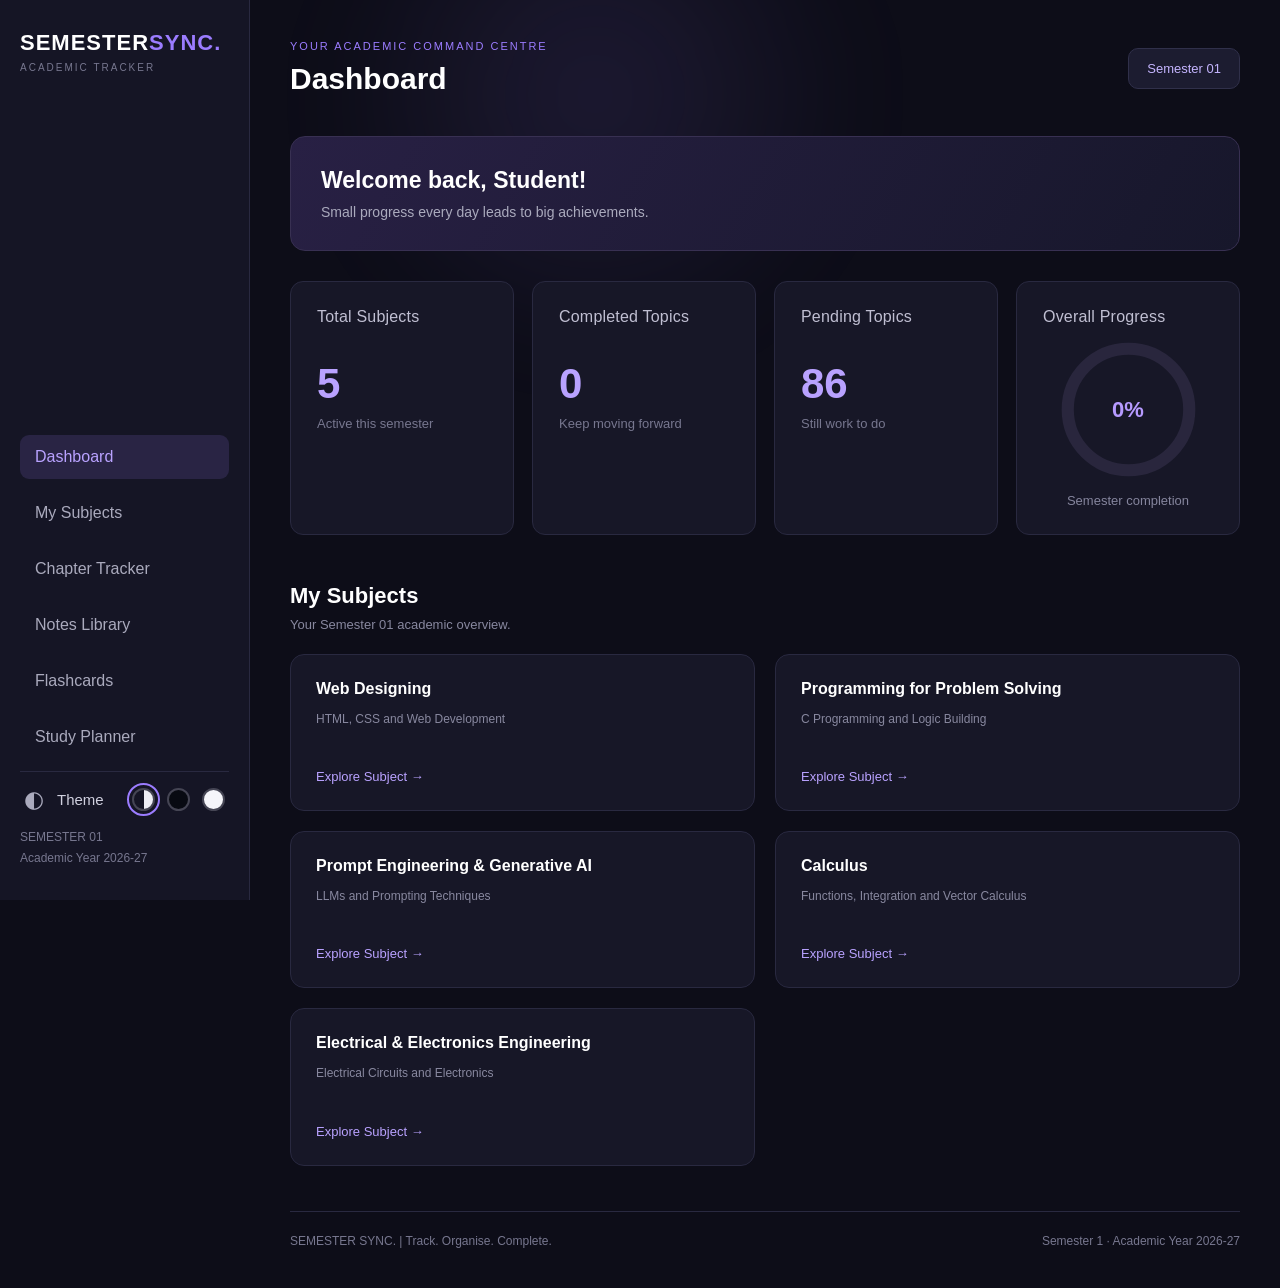
<file: index.html>
<!DOCTYPE html>
<html lang="en">

<head>
    <meta charset="UTF-8">
    <meta name="viewport" content="width=device-width, initial-scale=1.0">

    <title>SemesterSync | Academic Tracker</title>

    <link rel="stylesheet" href="style.css">
</head>

<body>

   
<!-- SIDEBAR -->

<!-- SIDEBAR -->
<aside class="sidebar">

    <div class="mobile-header">
        <div class="logo">
            <h2>SEMESTER<span>SYNC.</span></h2>
            <p>ACADEMIC TRACKER</p>
        </div>

        <button class="menu-toggle"
                id="menuToggle"
                aria-label="Toggle navigation"
                aria-expanded="false">
            ☰
        </button>
    </div>

    <div class="sidebar-content" id="sidebarContent">

        <nav>
            <ul>
                <li><a href="index.html" class="active">Dashboard</a></li>
                <li><a href="subjects.html">My Subjects</a></li>
                <li><a href="chapters.html">Chapter Tracker</a></li>
                <li><a href="notes.html">Notes Library</a></li>
                <li><a href="flashcards.html">Flashcards</a></li>
                <li><a href="planner.html">Study Planner</a></li>
            </ul>
        </nav>

        <div class="theme-switcher">
            <span class="theme-icon">◐</span>
            <span class="theme-label">Theme</span>

            <div class="theme-options">
                <button class="theme-btn active" data-theme="current"
                    title="Current theme" aria-label="Current theme"></button>

                <button class="theme-btn" data-theme="dark"
                    title="Dark theme" aria-label="Dark theme"></button>

                <button class="theme-btn" data-theme="light"
                    title="Light theme" aria-label="Light theme"></button>
            </div>
        </div>

        <div class="sidebar-footer">
            <p>SEMESTER 01</p>
            <p>Academic Year 2026-27</p>
        </div>

    </div>
</aside>



    <!-- MAIN CONTENT -->
    <main class="main-content">

        <!-- HEADER -->
        <header class="topbar">
            <div>
                <p class="welcome-text">YOUR ACADEMIC COMMAND CENTRE</p>
                <h1>Dashboard</h1>
            </div>

            <div class="profile">
                <span>Semester 01</span>
            </div>
        </header>


        <!-- DASHBOARD SECTION -->
        <section id="dashboard" class="dashboard">

            <div class="intro">
                <h2>Welcome back, Student!</h2>
                <p>Small progress every day leads to big achievements.</p>
            </div>

            <!-- STATISTICS -->
            <div class="stats-container">

                <article class="stat-card">
                    <h3>Total Subjects</h3>
                    <p class="stat-number">05</p>
                    <span>Active this semester</span>
                </article>

                <article class="stat-card">
                    <h3>Completed Topics</h3>
                    <p class="stat-number">12</p>
                    <span>Keep moving forward</span>
                </article>

                <article class="stat-card">
                    <h3>Pending Topics</h3>
                    <p class="stat-number">38</p>
                    <span>Still work to do</span>
                </article>

              
<article class="stat-card overall-card">
    <h3>Overall Progress</h3>

    <div class="progress-ring">
        <svg viewBox="0 0 100 100">
            <circle class="ring-bg"
                    cx="50" cy="50" r="45"></circle>

            <circle class="ring-fill"
                    cx="50" cy="50" r="45"></circle>
        </svg>

        <span class="ring-text">0%</span>
    </div>

    <span>Semester completion</span>
</article>


            </div>

        </section>

<!-- SUBJECT OVERVIEW -->
<section id="subjects" class="content-section">

    <div class="section-heading">
        <h2>My Subjects</h2>
        <p>Your Semester 01 academic overview.</p>
    </div>

    <div class="subjects-grid">

        <article class="subject-card">
            <h3>Web Designing</h3>
            <p>HTML, CSS and Web Development</p>
            <a href="subjects.html">Explore Subject →</a>
        </article>

        <article class="subject-card">
            <h3>Programming for Problem Solving</h3>
            <p>C Programming and Logic Building</p>
            <a href="subjects.html">Explore Subject →</a>
        </article>

        <article class="subject-card">
            <h3>Prompt Engineering & Generative AI</h3>
            <p>LLMs and Prompting Techniques</p>
            <a href="subjects.html">Explore Subject →</a>
        </article>

        <article class="subject-card">
            <h3>Calculus</h3>
            <p>Functions, Integration and Vector Calculus</p>
            <a href="subjects.html">Explore Subject →</a>
        </article>

        <article class="subject-card">
            <h3>Electrical & Electronics Engineering</h3>
            <p>Electrical Circuits and Electronics</p>
            <a href="subjects.html">Explore Subject →</a>
        </article>

    </div>

</section>


        
       


      


       


        

        <!-- FOOTER -->
        <footer>
            <p>SEMESTER SYNC. | Track. Organise. Complete.</p>
            <p>Semester 1 · Academic Year 2026-27</p>
        </footer>

    </main>
<script src="script.js"></script>
</body>
</html>
</file>
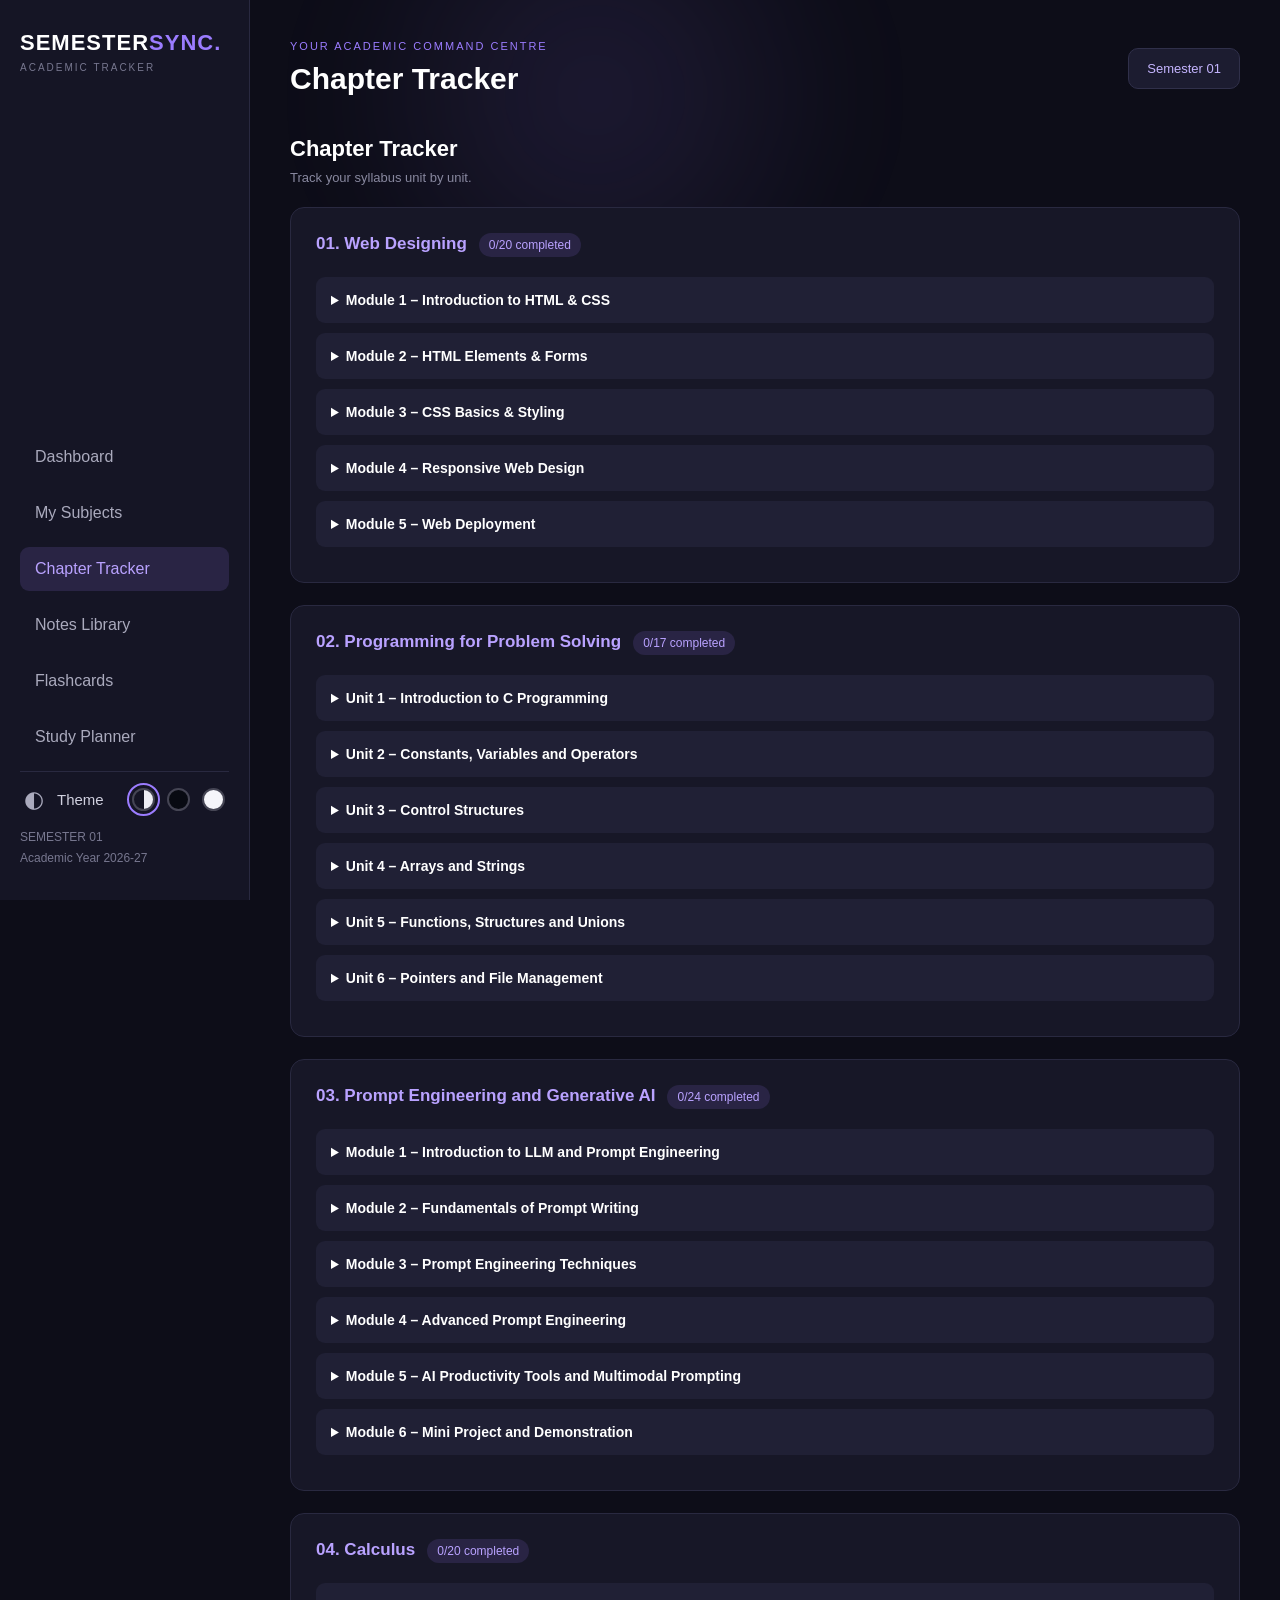
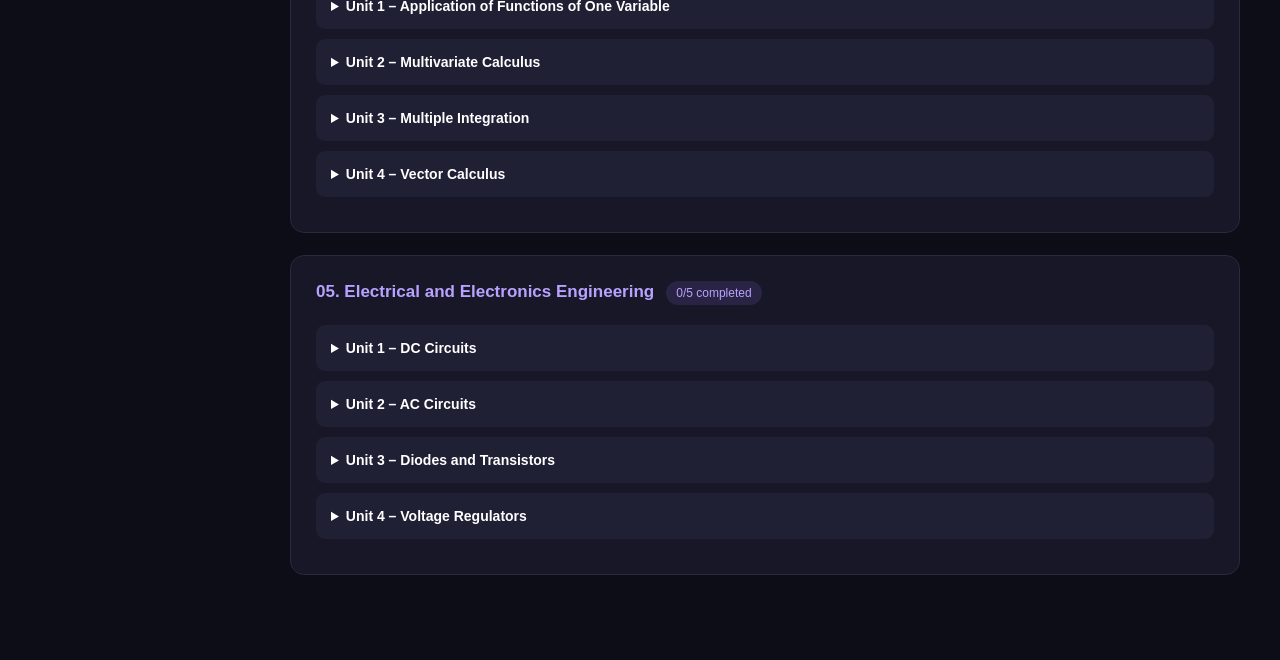
<file: chapters.html>
<!DOCTYPE html>
<html lang="en">

<head>
    <meta charset="UTF-8">
    <meta name="viewport" content="width=device-width, initial-scale=1.0">
    <title>Chapter Tracker | SemesterSync</title>
    <link rel="stylesheet" href="style.css">
</head>

<body>

    
<!-- SIDEBAR -->
<aside class="sidebar">

    <div class="mobile-header">
        <div class="logo">
            <h2>SEMESTER<span>SYNC.</span></h2>
            <p>ACADEMIC TRACKER</p>
        </div>

        <button class="menu-toggle"
                id="menuToggle"
                aria-label="Toggle navigation"
                aria-expanded="false">
            ☰
        </button>
    </div>

    <div class="sidebar-content" id="sidebarContent">

        <nav>
            <ul>
                <li><a href="index.html" >Dashboard</a></li>
                <li><a href="subjects.html">My Subjects</a></li>
                <li><a href="chapters.html" class="active">Chapter Tracker</a></li>
                <li><a href="notes.html">Notes Library</a></li>
                <li><a href="flashcards.html">Flashcards</a></li>
                <li><a href="planner.html">Study Planner</a></li>
            </ul>
        </nav>

        <div class="theme-switcher">
            <span class="theme-icon">◐</span>
            <span class="theme-label">Theme</span>

            <div class="theme-options">
                <button class="theme-btn active" data-theme="current"
                    title="Current theme" aria-label="Current theme"></button>

                <button class="theme-btn" data-theme="dark"
                    title="Dark theme" aria-label="Dark theme"></button>

                <button class="theme-btn" data-theme="light"
                    title="Light theme" aria-label="Light theme"></button>
            </div>
        </div>

        <div class="sidebar-footer">
            <p>SEMESTER 01</p>
            <p>Academic Year 2026-27</p>
        </div>

    </div>
</aside>


    <main class="main-content">

        <header class="topbar">
            <div>
                <p class="welcome-text">YOUR ACADEMIC COMMAND CENTRE</p>
                <h1>Chapter Tracker</h1>
            </div>

            <div class="profile">Semester 01</div>
        </header>

        <!-- CHAPTER TRACKER -->
<section id="chapters" class="content-section">

    <div class="section-heading">
        <h2>Chapter Tracker</h2>
        <p>Track your syllabus unit by unit.</p>
    </div>

    <!-- WEB DESIGNING -->
    <div class="tracker-subject" data-subject="web">
    <h3>01. Web Designing</h3>
        <details>
            <summary>Module 1 – Introduction to HTML & CSS</summary>
            <label><input type="checkbox"> HTML Introduction and Structure</label>
            <label><input type="checkbox"> HTML Tags and Attributes</label>
            <label><input type="checkbox"> Links, Images and Tables</label>
            <label><input type="checkbox"> Introduction to CSS</label>
        </details>

        <details>
            <summary>Module 2 – HTML Elements & Forms</summary>
            <label><input type="checkbox"> HTML Lists and Tables</label>
            <label><input type="checkbox"> HTML Forms and Input Fields</label>
            <label><input type="checkbox"> Semantic Elements</label>
            <label><input type="checkbox"> Multimedia Elements</label>
        </details>

        <details>
            <summary>Module 3 – CSS Basics & Styling</summary>
            <label><input type="checkbox"> CSS Selectors</label>
            <label><input type="checkbox"> CSS Box Model</label>
            <label><input type="checkbox"> Display and Positioning</label>
            <label><input type="checkbox"> Flexbox and Grid</label>
        </details>

        <details>
            <summary>Module 4 – Responsive Web Design</summary>
            <label><input type="checkbox"> Responsive Design</label>
            <label><input type="checkbox"> Media Queries</label>
            <label><input type="checkbox"> Transitions and Animations</label>
            <label><input type="checkbox"> CSS Variables and Effects</label>
        </details>

        <details>
            <summary>Module 5 – Web Deployment</summary>
            <label><input type="checkbox"> Web Hosting</label>
            <label><input type="checkbox"> Domain Names and DNS</label>
            <label><input type="checkbox"> GitHub Pages and Netlify</label>
            <label><input type="checkbox"> SEO and Version Control</label>
        </details>
    </div>


    <!-- PROGRAMMING -->
    <div class="tracker-subject" data-subject="programming">
    <h3>02. Programming for Problem Solving</h3>
        <details>
            <summary>Unit 1 – Introduction to C Programming</summary>
            <label><input type="checkbox"> Introduction to C</label>
            <label><input type="checkbox"> Basic Structure of C Program</label>
        </details>

        <details>
            <summary>Unit 2 – Constants, Variables and Operators</summary>
            <label><input type="checkbox"> Constants and Variables</label>
            <label><input type="checkbox"> Data Types</label>
            <label><input type="checkbox"> Operators and Expressions</label>
        </details>

        <details>
            <summary>Unit 3 – Control Structures</summary>
            <label><input type="checkbox"> Conditional Statements</label>
            <label><input type="checkbox"> Loops</label>
            <label><input type="checkbox"> Jump Statements</label>
        </details>

        <details>
            <summary>Unit 4 – Arrays and Strings</summary>
            <label><input type="checkbox"> One-Dimensional Arrays</label>
            <label><input type="checkbox"> Multidimensional Arrays</label>
            <label><input type="checkbox"> Strings</label>
        </details>

        <details>
            <summary>Unit 5 – Functions, Structures and Unions</summary>
            <label><input type="checkbox"> User-Defined Functions</label>
            <label><input type="checkbox"> Structures</label>
            <label><input type="checkbox"> Unions</label>
        </details>

        <details>
            <summary>Unit 6 – Pointers and File Management</summary>
            <label><input type="checkbox"> Pointers</label>
            <label><input type="checkbox"> Dynamic Memory Allocation</label>
            <label><input type="checkbox"> File Management</label>
        </details>
    </div>


    <!-- PROMPT ENGINEERING -->
    <div class="tracker-subject" data-subject="ai">
    <h3>03. Prompt Engineering and Generative AI</h3>
        <details>
            <summary>Module 1 – Introduction to LLM and Prompt Engineering</summary>
            <label><input type="checkbox"> Introduction to AI and Generative AI</label>
            <label><input type="checkbox"> Machine Learning and Deep Learning</label>
            <label><input type="checkbox"> History of LLMs</label>
            <label><input type="checkbox"> Applications of Prompt Engineering</label>
            <label><input type="checkbox"> Exploring Different LLMs</label>
        </details>

        <details>
            <summary>Module 2 – Fundamentals of Prompt Writing</summary>
            <label><input type="checkbox"> Structure of a Prompt</label>
            <label><input type="checkbox"> Types of Prompts</label>
            <label><input type="checkbox"> Prompt Templates</label>
            <label><input type="checkbox"> Writing Effective Prompts</label>
        </details>

        <details>
            <summary>Module 3 – Prompt Engineering Techniques</summary>
            <label><input type="checkbox"> Zero-shot, One-shot and Few-shot</label>
            <label><input type="checkbox"> Step-by-Step Prompting</label>
            <label><input type="checkbox"> Self-Reflection and Role-Based Prompting</label>
            <label><input type="checkbox"> Output Control and Prompt Optimization</label>
        </details>

        <details>
            <summary>Module 4 – Advanced Prompt Engineering</summary>
            <label><input type="checkbox"> Prompt Chaining</label>
            <label><input type="checkbox"> ReAct Technique</label>
            <label><input type="checkbox"> Iterative Refinement</label>
            <label><input type="checkbox"> Prompt Decomposition</label>
        </details>

        <details>
            <summary>Module 5 – AI Productivity Tools and Multimodal Prompting</summary>
            <label><input type="checkbox"> Text and Image AI</label>
            <label><input type="checkbox"> Presentation and Document AI</label>
            <label><input type="checkbox"> Spreadsheet and Video AI</label>
            <label><input type="checkbox"> Speech AI and Multimodal Prompting</label>
        </details>

        <details>
            <summary>Module 6 – Mini Project and Demonstration</summary>
            <label><input type="checkbox"> Website Creation</label>
            <label><input type="checkbox"> AI Model Creation</label>
            <label><input type="checkbox"> Project Demonstration</label>
        </details>
    </div>


    <!-- CALCULUS -->
    <div class="tracker-subject" data-subject="calculus">
    <h3>04. Calculus</h3>
        <details>
            <summary>Unit 1 – Application of Functions of One Variable</summary>
            <label><input type="checkbox"> Functions, Limits and Continuity</label>
            <label><input type="checkbox"> Differentiability</label>
            <label><input type="checkbox"> Mean Value Theorems</label>
            <label><input type="checkbox"> Riemann Integration</label>
            <label><input type="checkbox"> Applications of Integration</label>
        </details>

        <details>
            <summary>Unit 2 – Multivariate Calculus</summary>
            <label><input type="checkbox"> Functions of Several Variables</label>
            <label><input type="checkbox"> Partial Derivatives</label>
            <label><input type="checkbox"> Chain Rule and Implicit Functions</label>
            <label><input type="checkbox"> Euler's Theorem and Taylor's Expansion</label>
            <label><input type="checkbox"> Jacobian</label>
            <label><input type="checkbox"> Maxima, Minima and Lagrange Multipliers</label>
        </details>

        <details>
            <summary>Unit 3 – Multiple Integration</summary>
            <label><input type="checkbox"> Double Integration</label>
            <label><input type="checkbox"> Change of Order</label>
            <label><input type="checkbox"> Change into Polar Form</label>
            <label><input type="checkbox"> Applications to Area and Volume</label>
        </details>

        <details>
            <summary>Unit 4 – Vector Calculus</summary>
            <label><input type="checkbox"> Vector-Valued Functions</label>
            <label><input type="checkbox"> Gradient and Directional Derivatives</label>
            <label><input type="checkbox"> Divergence and Curl</label>
            <label><input type="checkbox"> Line and Surface Integrals</label>
            <label><input type="checkbox"> Green's, Gauss and Stokes' Theorems</label>
        </details>
    </div>


    <!-- ELECTRICAL AND ELECTRONICS -->
    <div class="tracker-subject" data-subject="electrical">
    <h3>05. Electrical and Electronics Engineering</h3> 
        <details>
            <summary>Unit 1 – DC Circuits</summary>
            <label><input type="checkbox"> DC Circuit Fundamentals</label>
        </details>

        <details>
            <summary>Unit 2 – AC Circuits</summary>
            <label><input type="checkbox"> AC Circuit Fundamentals</label>
        </details>

        <details>
            <summary>Unit 3 – Diodes and Transistors</summary>
            <label><input type="checkbox"> Diodes</label>
            <label><input type="checkbox"> Transistors</label>
        </details>

        <details>
            <summary>Unit 4 – Voltage Regulators</summary>
            <label><input type="checkbox"> Voltage Regulators</label>
        </details>
    </div>

</section>


    </main>
<script src="script.js"></script>
</body>
</html>
</file>
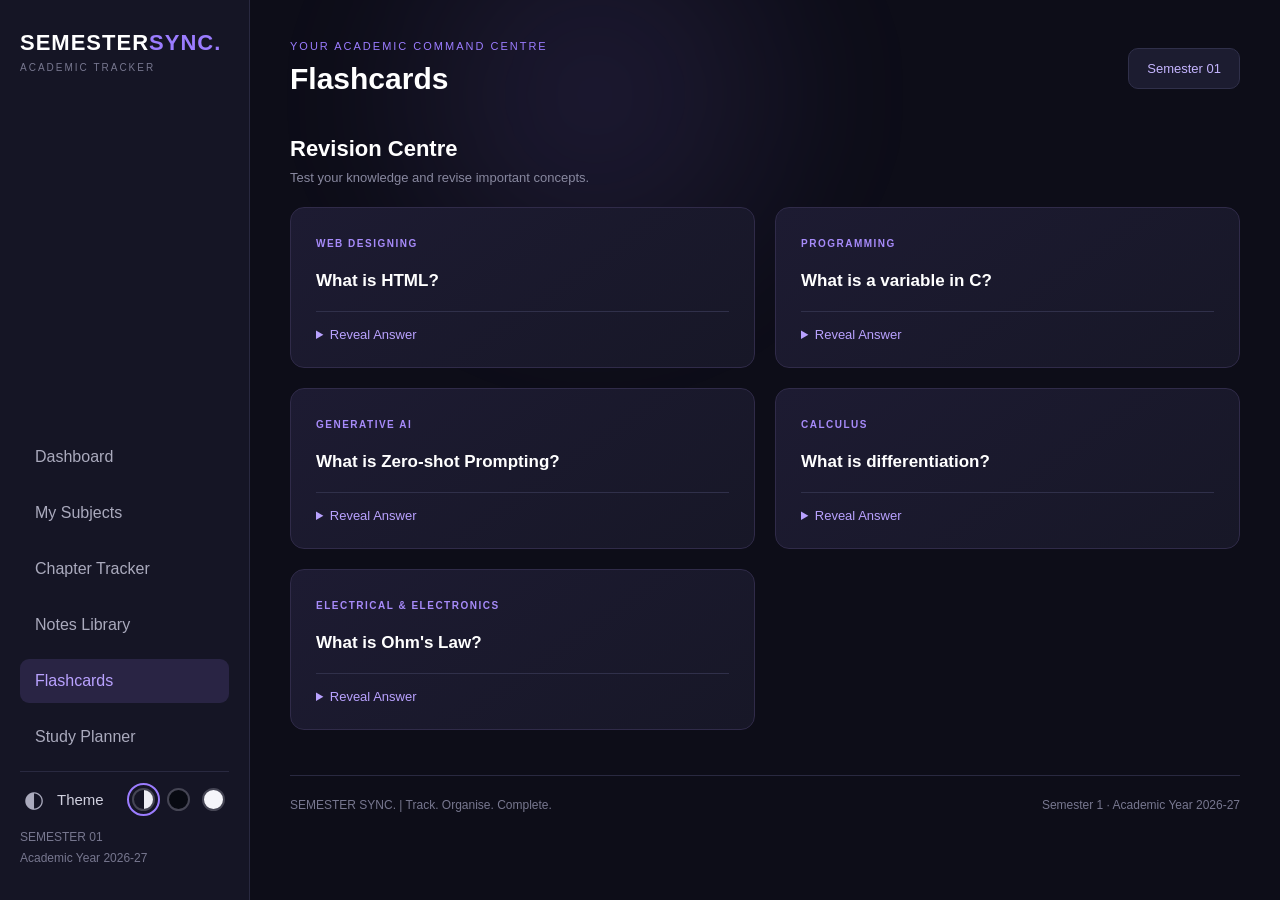
<file: flashcards.html>
<!DOCTYPE html>
<html lang="en">

<head>
    <meta charset="UTF-8">
    <meta name="viewport" content="width=device-width, initial-scale=1.0">
    <title>Flashcards | SemesterSync</title>
    <link rel="stylesheet" href="style.css">
</head>

<body>

    
<!-- SIDEBAR -->
<aside class="sidebar">

    <div class="mobile-header">
        <div class="logo">
            <h2>SEMESTER<span>SYNC.</span></h2>
            <p>ACADEMIC TRACKER</p>
        </div>

        <button class="menu-toggle"
                id="menuToggle"
                aria-label="Toggle navigation"
                aria-expanded="false">
            ☰
        </button>
    </div>

    <div class="sidebar-content" id="sidebarContent">

        <nav>
            <ul>
                <li><a href="index.html" ">Dashboard</a></li>
                <li><a href="subjects.html">My Subjects</a></li>
                <li><a href="chapters.html">Chapter Tracker</a></li>
                <li><a href="notes.html">Notes Library</a></li>
                <li><a href="flashcards.html" class="active">Flashcards</a></li>
                <li><a href="planner.html">Study Planner</a></li>
            </ul>
        </nav>

        <div class="theme-switcher">
            <span class="theme-icon">◐</span>
            <span class="theme-label">Theme</span>

            <div class="theme-options">
                <button class="theme-btn active" data-theme="current"
                    title="Current theme" aria-label="Current theme"></button>

                <button class="theme-btn" data-theme="dark"
                    title="Dark theme" aria-label="Dark theme"></button>

                <button class="theme-btn" data-theme="light"
                    title="Light theme" aria-label="Light theme"></button>
            </div>
        </div>

        <div class="sidebar-footer">
            <p>SEMESTER 01</p>
            <p>Academic Year 2026-27</p>
        </div>

    </div>
</aside>


    <main class="main-content">

        <header class="topbar">
            <div>
                <p class="welcome-text">YOUR ACADEMIC COMMAND CENTRE</p>
                <h1>Flashcards</h1>
            </div>
            <div class="profile">Semester 01</div>
        </header>

        <section id="flashcards" class="content-section">

            <div class="section-heading">
                <h2>Revision Centre</h2>
                <p>Test your knowledge and revise important concepts.</p>
            </div>

            <div class="flashcards-grid">

                <article class="flashcard">
                    <span>WEB DESIGNING</span>
                    <h3>What is HTML?</h3>
                    <details>
                        <summary>Reveal Answer</summary>
                        <p>HTML stands for HyperText Markup Language. It structures webpage content.</p>
                    </details>
                </article>

                <article class="flashcard">
                    <span>PROGRAMMING</span>
                    <h3>What is a variable in C?</h3>
                    <details>
                        <summary>Reveal Answer</summary>
                        <p>A variable is a named memory location used to store data.</p>
                    </details>
                </article>

                <article class="flashcard">
                    <span>GENERATIVE AI</span>
                    <h3>What is Zero-shot Prompting?</h3>
                    <details>
                        <summary>Reveal Answer</summary>
                        <p>Asking an AI model to perform a task without providing examples.</p>
                    </details>
                </article>

                <article class="flashcard">
                    <span>CALCULUS</span>
                    <h3>What is differentiation?</h3>
                    <details>
                        <summary>Reveal Answer</summary>
                        <p>Finding the derivative of a function to determine its rate of change.</p>
                    </details>
                </article>

                <article class="flashcard">
                    <span>ELECTRICAL & ELECTRONICS</span>
                    <h3>What is Ohm's Law?</h3>
                    <details>
                        <summary>Reveal Answer</summary>
                        <p>V = IR, where voltage equals current multiplied by resistance.</p>
                    </details>
                </article>

            </div>

        </section>

        <footer>
            <p>SEMESTER SYNC. | Track. Organise. Complete.</p>
            <p>Semester 1 · Academic Year 2026-27</p>
        </footer>

    </main>
<script src="script.js"></script>
</body>
</html>
</file>
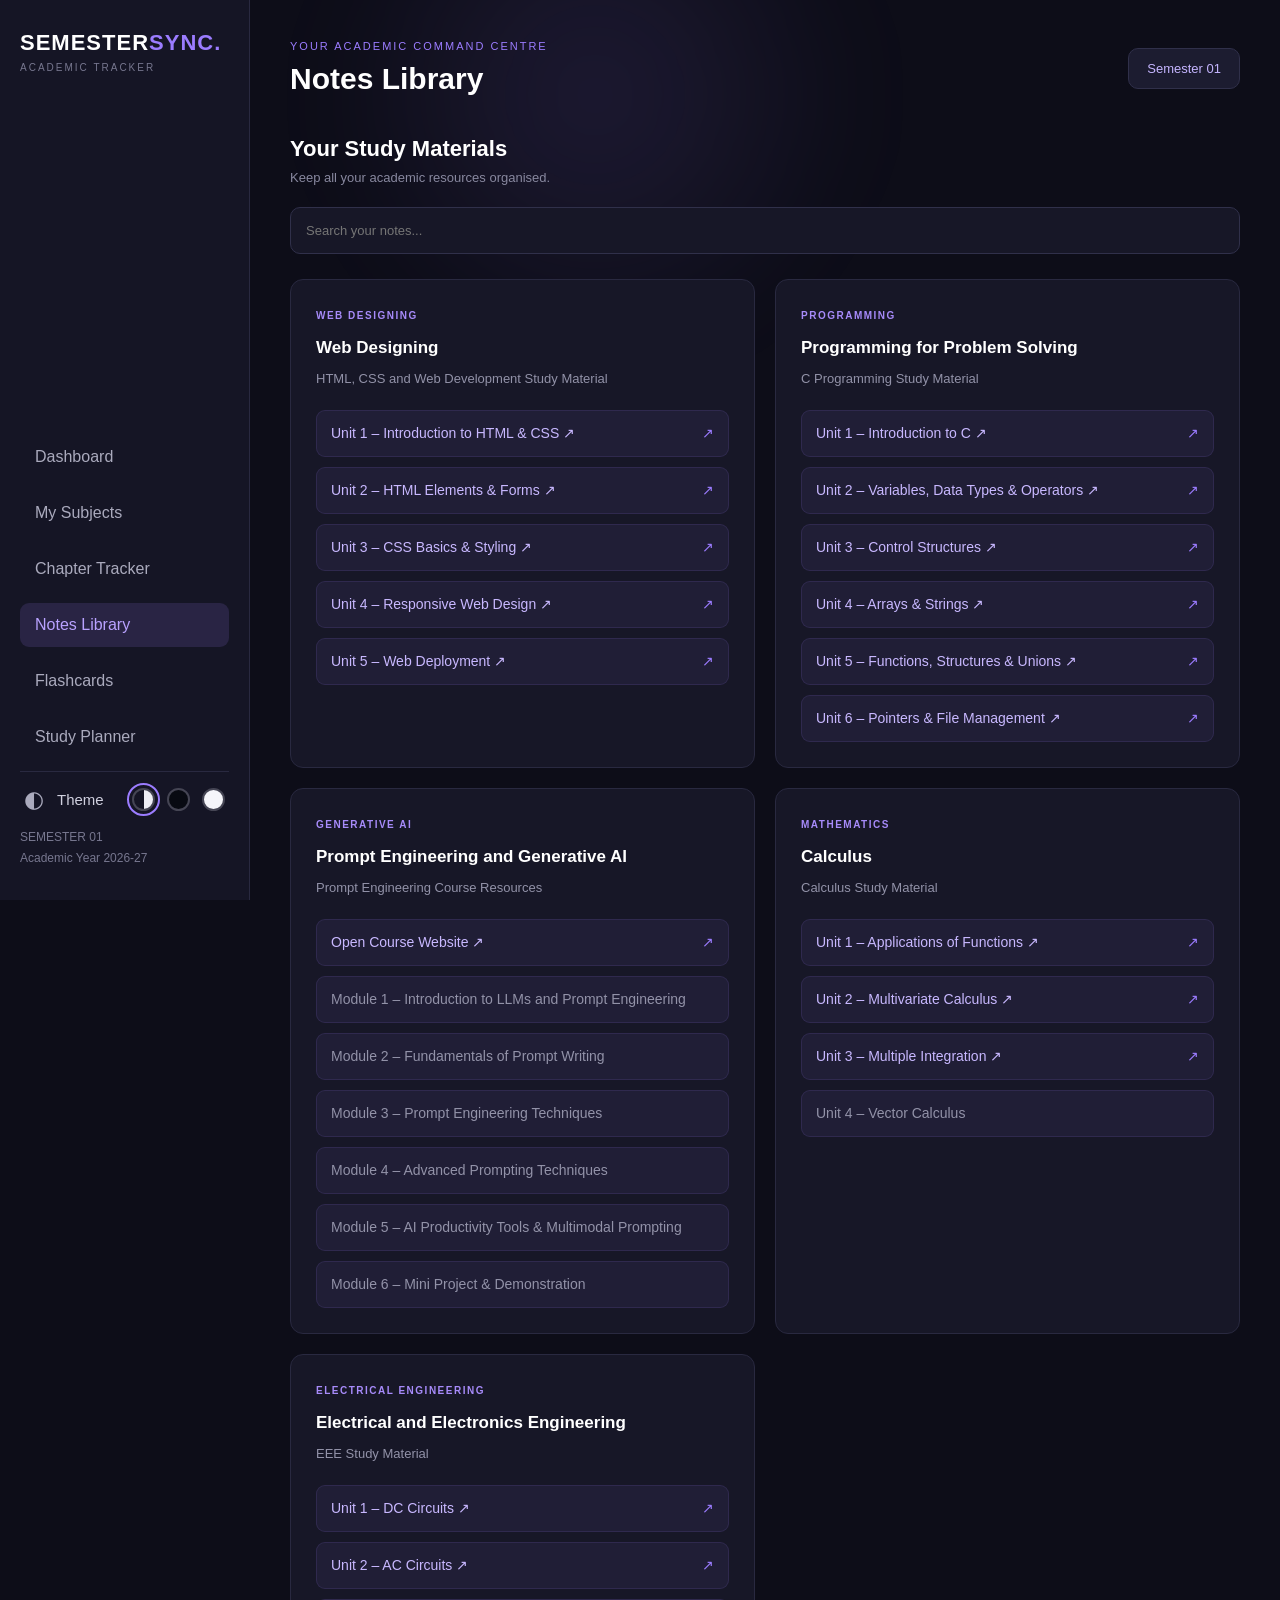
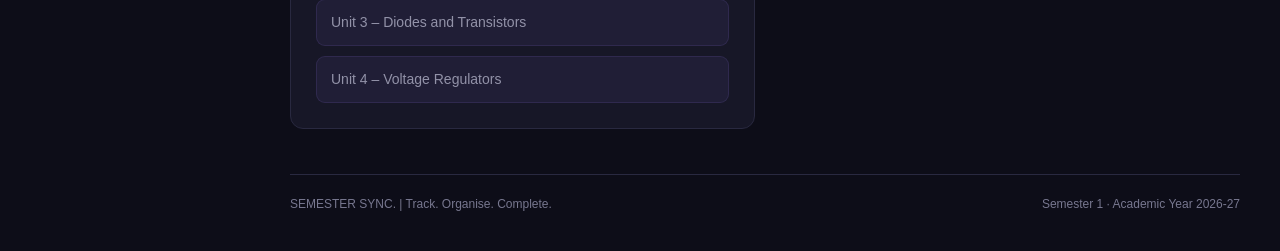
<file: notes.html>
<!DOCTYPE html>
<html lang="en">

<head>
    <meta charset="UTF-8">
    <meta name="viewport" content="width=device-width, initial-scale=1.0">
    <title>Notes Library | SemesterSync</title>
    <link rel="stylesheet" href="style.css">
</head>

<body>

    
<!-- SIDEBAR -->
<aside class="sidebar">

    <div class="mobile-header">
        <div class="logo">
            <h2>SEMESTER<span>SYNC.</span></h2>
            <p>ACADEMIC TRACKER</p>
        </div>

        <button class="menu-toggle"
                id="menuToggle"
                aria-label="Toggle navigation"
                aria-expanded="false">
            ☰
        </button>
    </div>

    <div class="sidebar-content" id="sidebarContent">

        <nav>
            <ul>
                <li><a href="index.html">Dashboard</a></li>
                <li><a href="subjects.html">My Subjects</a></li>
                <li><a href="chapters.html">Chapter Tracker</a></li>
                <li><a href="notes.html" class="active">Notes Library</a></li>
                <li><a href="flashcards.html">Flashcards</a></li>
                <li><a href="planner.html">Study Planner</a></li>
            </ul>
        </nav>

        <div class="theme-switcher">
            <span class="theme-icon">◐</span>
            <span class="theme-label">Theme</span>

            <div class="theme-options">
                <button class="theme-btn active" data-theme="current"
                    title="Current theme" aria-label="Current theme"></button>

                <button class="theme-btn" data-theme="dark"
                    title="Dark theme" aria-label="Dark theme"></button>

                <button class="theme-btn" data-theme="light"
                    title="Light theme" aria-label="Light theme"></button>
            </div>
        </div>

        <div class="sidebar-footer">
            <p>SEMESTER 01</p>
            <p>Academic Year 2026-27</p>
        </div>

    </div>
</aside>


    <main class="main-content">

        <header class="topbar">
            <div>
                <p class="welcome-text">YOUR ACADEMIC COMMAND CENTRE</p>
                <h1>Notes Library</h1>
            </div>
            <div class="profile">Semester 01</div>
        </header>

        <!-- NOTES LIBRARY -->
        <section id="notes" class="content-section">

            <div class="section-heading">
                <h2>Your Study Materials</h2>
                <p>Keep all your academic resources organised.</p>
            </div>

            <div class="notes-search">
    <input type="text" id="notesSearch" placeholder="Search your notes...">
</div>
            
<div class="notes-grid">

    <!-- WEB DESIGNING -->
    <article class="note-card">
        <span class="note-category">WEB DESIGNING</span>
        <h3>Web Designing</h3>
        <p>HTML, CSS and Web Development Study Material</p>

        <div class="resource-list">
            <a href="https://docs.google.com/presentation/d/1zxBlVSMAyaMOHz-mLBrbWWizdMY8mR15/edit" target="_blank">Unit 1 – Introduction to HTML & CSS ↗</a>
            <a href="https://docs.google.com/presentation/d/16mu2nurg3JRB8F7oSbK4LecRMweFekRi/edit" target="_blank">Unit 2 – HTML Elements & Forms ↗</a>
            <a href="https://docs.google.com/presentation/d/1ZxdrFzBrbaHCqKjd1yk6iaRMpnNyHwIU/edit" target="_blank">Unit 3 – CSS Basics & Styling ↗</a>
            <a href="https://docs.google.com/presentation/d/11YjoAWwzgzc0T6BJI8nFqAJtUl37lzgh/edit" target="_blank">Unit 4 – Responsive Web Design ↗</a>
            <a href="https://docs.google.com/presentation/d/14rRKjkGiYwpO4kgV893MZw7aVBtAPQOi/edit" target="_blank">Unit 5 – Web Deployment ↗</a>
        </div>
    </article>

    <!-- PROGRAMMING -->
    <article class="note-card">
        <span class="note-category">PROGRAMMING</span>
        <h3>Programming for Problem Solving</h3>
        <p>C Programming Study Material</p>

        <div class="resource-list">
            <a href="https://drive.google.com/file/d/1DrjB8TxjPS-Mdy7WkSV4y55imci3ps3T/view" target="_blank">Unit 1 – Introduction to C ↗</a>
            <a href="https://docs.google.com/presentation/d/1c-WnPz-x7UCyLD6UlEtLww18dhzMHbXP/edit" target="_blank">Unit 2 – Variables, Data Types & Operators ↗</a>
            <a href="https://docs.google.com/presentation/d/1QwRA0sOg3u5VxR1IDeLf-aY2r6ToQCy9/edit" target="_blank">Unit 3 – Control Structures ↗</a>
            <a href="https://docs.google.com/presentation/d/17JESxstJ7W6M8Imw8_BLs8lpJx7YBXsJ/edit" target="_blank">Unit 4 – Arrays & Strings ↗</a>
            <a href="https://docs.google.com/presentation/d/1SLEMMRRaFG8HQUE60thxrzK_EL7Ih0hz/edit" target="_blank">Unit 5 – Functions, Structures & Unions ↗</a>
            <a href="https://docs.google.com/presentation/d/1xZV6mHJC-z5WiPS3_c1QzfVFxYSqrhW3/edit" target="_blank">Unit 6 – Pointers & File Management ↗</a>
        </div>
    </article>

    <!-- PROMPT ENGINEERING -->
    <article class="note-card">
        <span class="note-category">GENERATIVE AI</span>
        <h3>Prompt Engineering and Generative AI</h3>
        <p>Prompt Engineering Course Resources</p>

        <div class="resource-list">
            <a href="https://drnitinmishra10.github.io/pe/" target="_blank">Open Course Website ↗</a>
            <span>Module 1 – Introduction to LLMs and Prompt Engineering</span>
            <span>Module 2 – Fundamentals of Prompt Writing</span>
            <span>Module 3 – Prompt Engineering Techniques</span>
            <span>Module 4 – Advanced Prompting Techniques</span>
            <span>Module 5 – AI Productivity Tools & Multimodal Prompting</span>
            <span>Module 6 – Mini Project & Demonstration</span>
        </div>
    </article>

    <!-- CALCULUS -->
    <article class="note-card">
        <span class="note-category">MATHEMATICS</span>
        <h3>Calculus</h3>
        <p>Calculus Study Material</p>

        <div class="resource-list">
            <a href="https://drive.google.com/file/d/1iTjh7ytsCdwE5nOLd2mNyu_b2gb_eUTh/view" target="_blank">Unit 1 – Applications of Functions ↗</a>
            <a href="https://drive.google.com/file/d/1RnzO0MDD_BRP2NisGXVrotfVB0C9qhJU/view" target="_blank">Unit 2 – Multivariate Calculus ↗</a>
            <a href="https://drive.google.com/file/d/1A6RHgNBsBIc3buonKjtwT3BTB9B68P4M/view" target="_blank">Unit 3 – Multiple Integration ↗</a>
            <span>Unit 4 – Vector Calculus</span>
        </div>
    </article>

    <!-- EEE -->
    <article class="note-card">
        <span class="note-category">ELECTRICAL ENGINEERING</span>
        <h3>Electrical and Electronics Engineering</h3>
        <p>EEE Study Material</p>

        <div class="resource-list">
            <a href="https://drive.google.com/file/d/1yPZpnbzvg7tmmBwjCgm2qUG8U3THo13G/view" target="_blank">Unit 1 – DC Circuits ↗</a>
            <a href="https://drive.google.com/file/d/1qO1PHQc-ZyVkRp3ycufBbofqlxCqa57w/view" target="_blank">Unit 2 – AC Circuits ↗</a>
            <span>Unit 3 – Diodes and Transistors</span>
            <span>Unit 4 – Voltage Regulators</span>
        </div>
    </article>

</div>


        </section>

        <footer>
            <p>SEMESTER SYNC. | Track. Organise. Complete.</p>
            <p>Semester 1 · Academic Year 2026-27</p>
        </footer>

    </main>
<script src="script.js"></script>
</body>
</html>
</file>
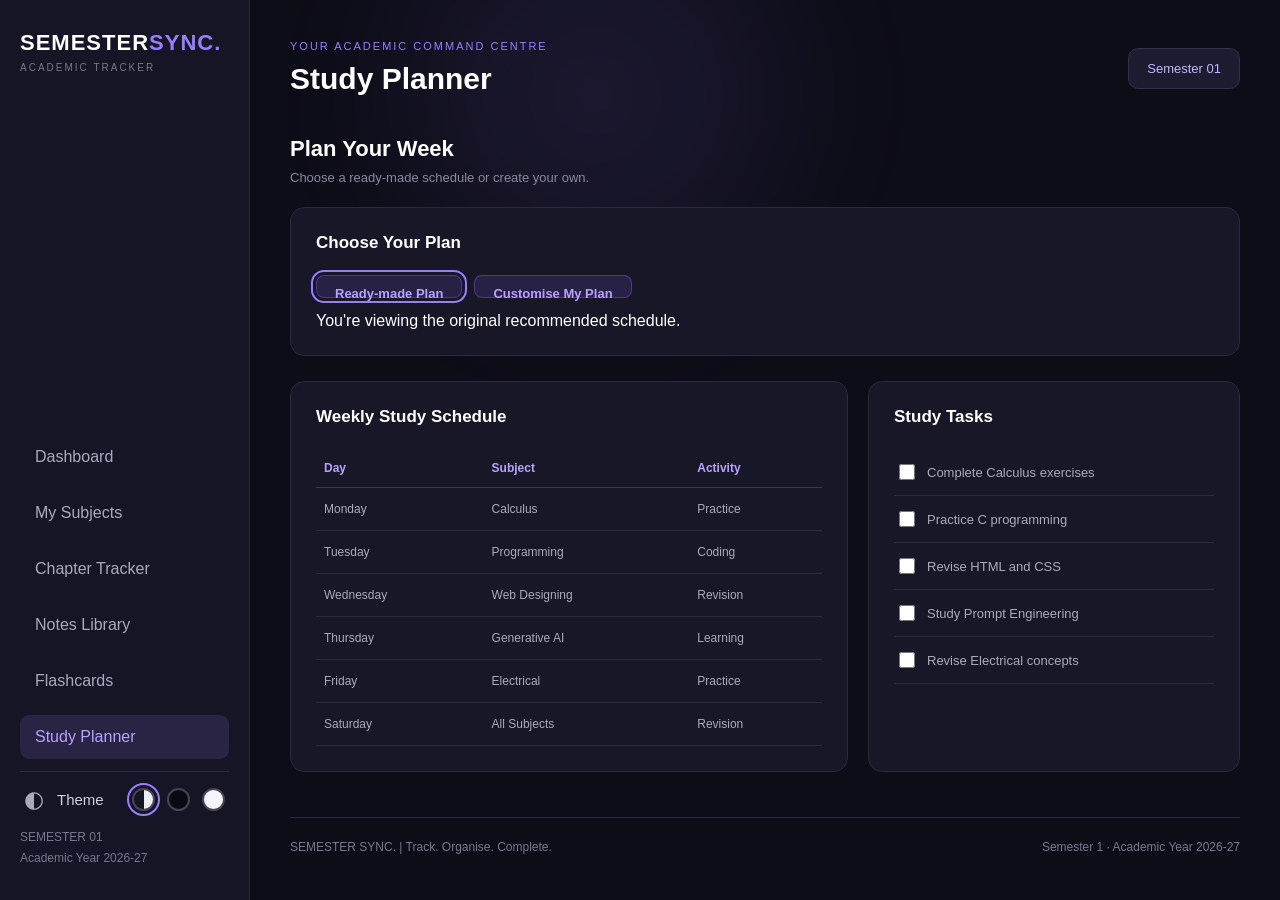
<file: planner.html>
<!DOCTYPE html>
<html lang="en">
<head>
    <meta charset="UTF-8">
    <meta name="viewport" content="width=device-width, initial-scale=1.0">
    <title>Study Planner | SemesterSync</title>
    <link rel="stylesheet" href="style.css">
</head>
<body>


<!-- SIDEBAR -->
<aside class="sidebar">

    <div class="mobile-header">
        <div class="logo">
            <h2>SEMESTER<span>SYNC.</span></h2>
            <p>ACADEMIC TRACKER</p>
        </div>

        <button class="menu-toggle"
                id="menuToggle"
                aria-label="Toggle navigation"
                aria-expanded="false">
            ☰
        </button>
    </div>

    <div class="sidebar-content" id="sidebarContent">

        <nav>
            <ul>
                <li><a href="index.html" >Dashboard</a></li>
                <li><a href="subjects.html">My Subjects</a></li>
                <li><a href="chapters.html">Chapter Tracker</a></li>
                <li><a href="notes.html">Notes Library</a></li>
                <li><a href="flashcards.html">Flashcards</a></li>
                <li><a href="planner.html" class="active">Study Planner</a></li>
            </ul>
        </nav>

        <div class="theme-switcher">
            <span class="theme-icon">◐</span>
            <span class="theme-label">Theme</span>

            <div class="theme-options">
                <button class="theme-btn active" data-theme="current"
                    title="Current theme" aria-label="Current theme"></button>

                <button class="theme-btn" data-theme="dark"
                    title="Dark theme" aria-label="Dark theme"></button>

                <button class="theme-btn" data-theme="light"
                    title="Light theme" aria-label="Light theme"></button>
            </div>
        </div>

        <div class="sidebar-footer">
            <p>SEMESTER 01</p>
            <p>Academic Year 2026-27</p>
        </div>

    </div>
</aside>


<main class="main-content">

    <header class="topbar">
        <div>
            <p class="welcome-text">YOUR ACADEMIC COMMAND CENTRE</p>
            <h1>Study Planner</h1>
        </div>
        <div class="profile">Semester 01</div>
    </header>

    <section id="planner" class="content-section">

        <div class="section-heading">
            <h2>Plan Your Week</h2>
            <p>Choose a ready-made schedule or create your own.</p>
        </div>

        <div class="planner-card" style="margin-bottom:25px;">
            <h3>Choose Your Plan</h3>

            <div style="display:flex; gap:12px; flex-wrap:wrap; margin-top:15px;">
                <button id="readyPlanBtn" class="theme-btn" style="padding:10px 18px; width:auto;">
                    Ready-made Plan
                </button>

                <button id="customPlanBtn" class="theme-btn" style="padding:10px 18px; width:auto;">
                    Customise My Plan
                </button>
            </div>

            <p id="planMessage" style="margin-top:14px;">
                You're viewing the original recommended schedule.
            </p>
        </div>

        <div class="planner-grid">

            <div class="planner-card">
                <h3>Weekly Study Schedule</h3>

                <table>
                    <thead>
                        <tr>
                            <th>Day</th>
                            <th>Subject</th>
                            <th>Activity</th>
                            <th class="custom-only" hidden>Action</th>
                        </tr>
                    </thead>
                    <tbody id="scheduleBody">
                        <tr><td>Monday</td><td>Calculus</td><td>Practice</td></tr>
                        <tr><td>Tuesday</td><td>Programming</td><td>Coding</td></tr>
                        <tr><td>Wednesday</td><td>Web Designing</td><td>Revision</td></tr>
                        <tr><td>Thursday</td><td>Generative AI</td><td>Learning</td></tr>
                        <tr><td>Friday</td><td>Electrical</td><td>Practice</td></tr>
                        <tr><td>Saturday</td><td>All Subjects</td><td>Revision</td></tr>
                    </tbody>
                </table>

                <div id="scheduleControls" hidden style="margin-top:18px;">
                    <button id="addScheduleBtn">+ Add Schedule Row</button>
                </div>
            </div>

            <div class="planner-card">
                <h3>Study Tasks</h3>

                <div id="taskList">
                    <div class="task-item">
                        <input type="checkbox">
                        <span>Complete Calculus exercises</span>
                    </div>
                    <div class="task-item">
                        <input type="checkbox">
                        <span>Practice C programming</span>
                    </div>
                    <div class="task-item">
                        <input type="checkbox">
                        <span>Revise HTML and CSS</span>
                    </div>
                    <div class="task-item">
                        <input type="checkbox">
                        <span>Study Prompt Engineering</span>
                    </div>
                    <div class="task-item">
                        <input type="checkbox">
                        <span>Revise Electrical concepts</span>
                    </div>
                </div>

                <div id="taskControls" hidden style="margin-top:18px;">
                    <button id="addTaskBtn">+ Add Task</button>
                </div>
            </div>

        </div>

        <div id="saveControls" hidden style="margin-top:20px;">
            <button id="savePlanBtn">Save My Custom Plan</button>
            <button id="resetPlanBtn" style="margin-left:10px;">Reset Custom Plan</button>
        </div>

    </section>

    <footer>
        <p>SEMESTER SYNC. | Track. Organise. Complete.</p>
        <p>Semester 1 · Academic Year 2026-27</p>
    </footer>

</main>

<script src="script.js"></script>

<script>
(function () {
    const defaultSchedule = [
        ["Monday", "Calculus", "Practice"],
        ["Tuesday", "Programming", "Coding"],
        ["Wednesday", "Web Designing", "Revision"],
        ["Thursday", "Generative AI", "Learning"],
        ["Friday", "Electrical", "Practice"],
        ["Saturday", "All Subjects", "Revision"]
    ];

    const defaultTasks = [
        "Complete Calculus exercises",
        "Practice C programming",
        "Revise HTML and CSS",
        "Study Prompt Engineering",
        "Revise Electrical concepts"
    ];

    const storageKey = "backlogZeroCustomPlan";

    const scheduleBody = document.getElementById("scheduleBody");
    const taskList = document.getElementById("taskList");

    const readyBtn = document.getElementById("readyPlanBtn");
    const customBtn = document.getElementById("customPlanBtn");
    const message = document.getElementById("planMessage");

    const scheduleControls = document.getElementById("scheduleControls");
    const taskControls = document.getElementById("taskControls");
    const saveControls = document.getElementById("saveControls");

    let customMode = false;

    function makeCell(value) {
        const td = document.createElement("td");
        td.textContent = value;
        return td;
    }

    function renderSchedule(rows) {
        scheduleBody.innerHTML = "";

        rows.forEach(row => {
            const tr = document.createElement("tr");

            row.forEach(value => tr.appendChild(makeCell(value)));

            const actionCell = makeCell("");
            actionCell.className = "custom-only";
            actionCell.hidden = !customMode;

            if (customMode) {
                const removeBtn = document.createElement("button");
                removeBtn.textContent = "Delete";
                removeBtn.addEventListener("click", () => {
                    tr.remove();
                });
                actionCell.appendChild(removeBtn);
            }

            tr.appendChild(actionCell);
            scheduleBody.appendChild(tr);
        });
    }

    function renderTasks(tasks) {
        taskList.innerHTML = "";

        tasks.forEach(task => {
            const item = document.createElement("div");
            item.className = "task-item";

            const checkbox = document.createElement("input");
            checkbox.type = "checkbox";
            checkbox.checked = !!task.done;

            const span = document.createElement("span");
            span.textContent = task.name;

            item.appendChild(checkbox);
            item.appendChild(span);

            if (customMode) {
                span.contentEditable = "true";

                const removeBtn = document.createElement("button");
                removeBtn.textContent = "Delete";
                removeBtn.addEventListener("click", () => item.remove());

                item.appendChild(removeBtn);
            }

            taskList.appendChild(item);
        });
    }

    function getSchedule() {
        return Array.from(scheduleBody.querySelectorAll("tr")).map(row =>
            Array.from(row.querySelectorAll("td"))
                .slice(0, 3)
                .map(cell => cell.textContent.trim())
        );
    }

    function getTasks() {
        return Array.from(taskList.querySelectorAll(".task-item")).map(item => ({
            name: item.querySelector("span").textContent.trim(),
            done: item.querySelector("input").checked
        })).filter(task => task.name);
    }

    function showReadyPlan() {
        customMode = false;

        renderSchedule(defaultSchedule);
        renderTasks(defaultTasks.map(name => ({ name, done: false })));

        scheduleControls.hidden = true;
        taskControls.hidden = true;
        saveControls.hidden = true;

        readyBtn.classList.add("active");
        customBtn.classList.remove("active");

        message.textContent = "You're viewing the original recommended schedule.";
    }

    function showCustomPlan() {
        customMode = true;

        const saved = JSON.parse(localStorage.getItem(storageKey) || "null");

        const schedule = saved?.schedule || defaultSchedule;
        const tasks = saved?.tasks || defaultTasks.map(name => ({ name, done: false }));

        renderSchedule(schedule);
        renderTasks(tasks);

        scheduleBody.querySelectorAll("tr").forEach(row => {
            row.querySelectorAll("td").forEach((cell, index) => {
                if (index < 3) cell.contentEditable = "true";
            });
        });

        scheduleControls.hidden = false;
        taskControls.hidden = false;
        saveControls.hidden = false;

        readyBtn.classList.remove("active");
        customBtn.classList.add("active");

        message.textContent = "Custom mode: edit your schedule and tasks, then save your changes.";
    }

    readyBtn.addEventListener("click", showReadyPlan);
    customBtn.addEventListener("click", showCustomPlan);

    document.getElementById("addScheduleBtn").addEventListener("click", () => {
        const tr = document.createElement("tr");

        ["New Day", "New Subject", "New Activity"].forEach(value => {
            const td = makeCell(value);
            td.contentEditable = "true";
            tr.appendChild(td);
        });

        const actionCell = makeCell("");
        const removeBtn = document.createElement("button");
        removeBtn.textContent = "Delete";
        removeBtn.addEventListener("click", () => tr.remove());
        actionCell.appendChild(removeBtn);

        tr.appendChild(actionCell);
        scheduleBody.appendChild(tr);
    });

    document.getElementById("addTaskBtn").addEventListener("click", () => {
        const item = document.createElement("div");
        item.className = "task-item";

        const checkbox = document.createElement("input");
        checkbox.type = "checkbox";

        const span = document.createElement("span");
        span.textContent = "New task";
        span.contentEditable = "true";

        const removeBtn = document.createElement("button");
        removeBtn.textContent = "Delete";
        removeBtn.addEventListener("click", () => item.remove());

        item.append(checkbox, span, removeBtn);
        taskList.appendChild(item);
    });

    document.getElementById("savePlanBtn").addEventListener("click", () => {
        const customPlan = {
            schedule: getSchedule(),
            tasks: getTasks()
        };

        localStorage.setItem(storageKey, JSON.stringify(customPlan));
        message.textContent = "Your custom plan has been saved!";
    });

    document.getElementById("resetPlanBtn").addEventListener("click", () => {
        localStorage.removeItem(storageKey);
        showCustomPlan();
        message.textContent = "Custom plan reset to the recommended schedule. Save if you want to keep it.";
    });

    showReadyPlan();
})();
</script>

</body>
</html>
</file>
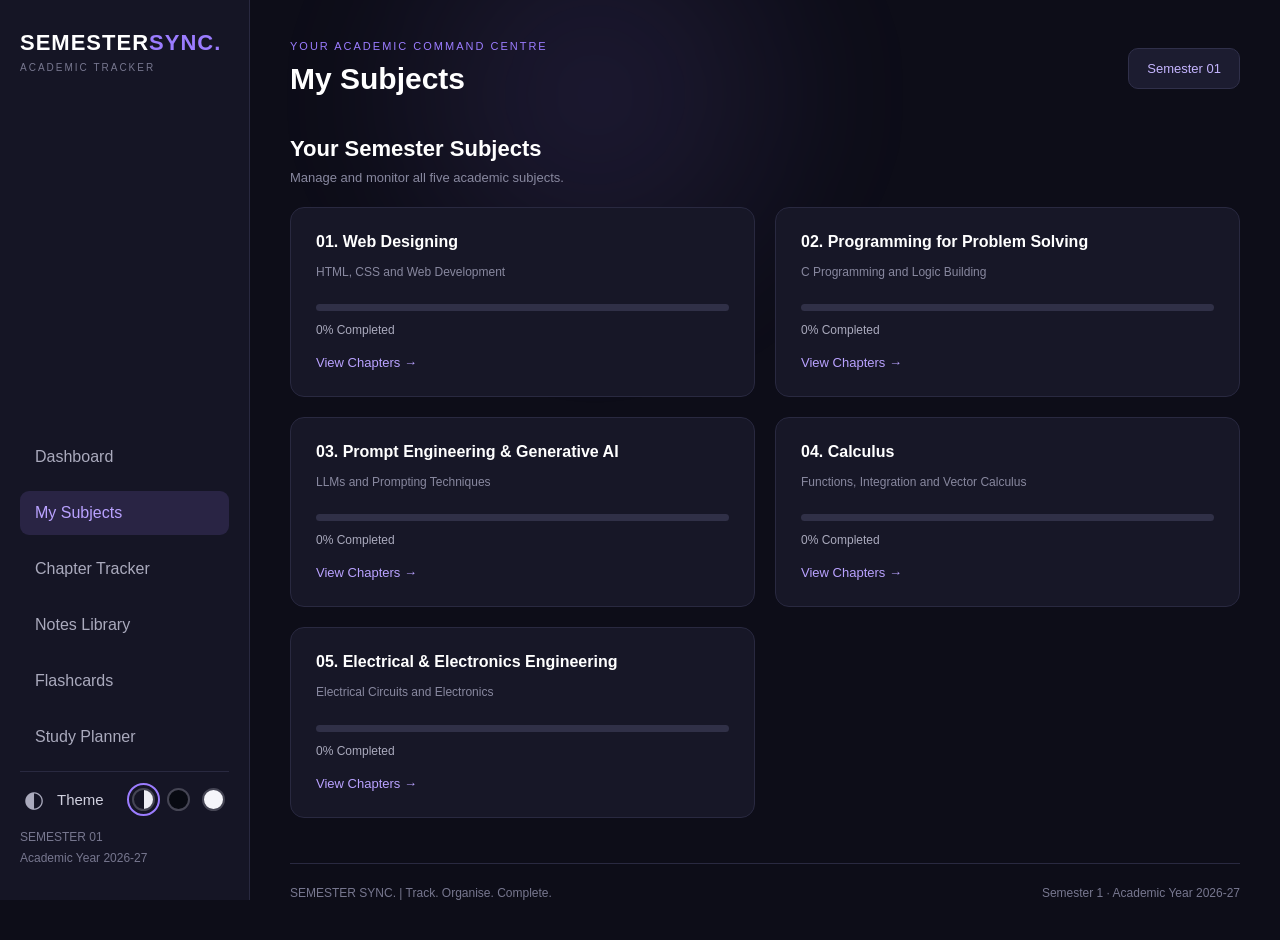
<file: subjects.html>
<!DOCTYPE html>
<html lang="en">

<head>
    <meta charset="UTF-8">
    <meta name="viewport" content="width=device-width, initial-scale=1.0">
    <title>My Subjects | SemesterSync</title>
    <link rel="stylesheet" href="style.css">
</head>

<body>

   
<!-- SIDEBAR -->

<!-- SIDEBAR -->
<aside class="sidebar">

    <div class="mobile-header">
        <div class="logo">
            <h2>SEMESTER<span>SYNC.</span></h2>
            <p>ACADEMIC TRACKER</p>
        </div>

        <button class="menu-toggle"
                id="menuToggle"
                aria-label="Toggle navigation"
                aria-expanded="false">
            ☰
        </button>
    </div>

    <div class="sidebar-content" id="sidebarContent">

        <nav>
            <ul>
                <li><a href="index.html">Dashboard</a></li>
                <li><a href="subjects.html" class="active">My Subjects</a></li>
                <li><a href="chapters.html">Chapter Tracker</a></li>
                <li><a href="notes.html">Notes Library</a></li>
                <li><a href="flashcards.html">Flashcards</a></li>
                <li><a href="planner.html">Study Planner</a></li>
            </ul>
        </nav>

        <div class="theme-switcher">
            <span class="theme-icon">◐</span>
            <span class="theme-label">Theme</span>

            <div class="theme-options">
                <button class="theme-btn active" data-theme="current"
                    title="Current theme" aria-label="Current theme"></button>

                <button class="theme-btn" data-theme="dark"
                    title="Dark theme" aria-label="Dark theme"></button>

                <button class="theme-btn" data-theme="light"
                    title="Light theme" aria-label="Light theme"></button>
            </div>
        </div>

        <div class="sidebar-footer">
            <p>SEMESTER 01</p>
            <p>Academic Year 2026-27</p>
        </div>

    </div>
</aside>



    <!-- MAIN CONTENT -->
    <main class="main-content">

        <header class="topbar">
            <div>
                <p class="welcome-text">YOUR ACADEMIC COMMAND CENTRE</p>
                <h1>My Subjects</h1>
            </div>

            <div class="profile">
                Semester 01
            </div>
        </header>


        <section class="content-section">

            <div class="section-heading">
                <h2>Your Semester Subjects</h2>
                <p>Manage and monitor all five academic subjects.</p>
            </div>

            <div class="subjects-grid">

                <article class="subject-card">
                    <h3>01. Web Designing</h3>
                    <p>HTML, CSS and Web Development</p>
                    <div class="progress-bar">
                        <div class="progress web-progress"></div>
                    </div>
                    <span>40% Completed</span>
                    <a href="chapters.html">View Chapters →</a>
                </article>

                <article class="subject-card">
                    <h3>02. Programming for Problem Solving</h3>
                    <p>C Programming and Logic Building</p>
                    <div class="progress-bar">
                        <div class="progress programming-progress"></div>
                    </div>
                    <span>30% Completed</span>
                    <a href="chapters.html">View Chapters →</a>
                </article>

                <article class="subject-card">
                    <h3>03. Prompt Engineering & Generative AI</h3>
                    <p>LLMs and Prompting Techniques</p>
                    <div class="progress-bar">
                        <div class="progress ai-progress"></div>
                    </div>
                    <span>25% Completed</span>
                    <a href="chapters.html">View Chapters →</a>
                </article>

                <article class="subject-card">
                    <h3>04. Calculus</h3>
                    <p>Functions, Integration and Vector Calculus</p>
                    <div class="progress-bar">
                        <div class="progress calculus-progress"></div>
                    </div>
                    <span>20% Completed</span>
                    <a href="chapters.html">View Chapters →</a>
                </article>

                <article class="subject-card">
                    <h3>05. Electrical & Electronics Engineering</h3>
                    <p>Electrical Circuits and Electronics</p>
                    <div class="progress-bar">
                        <div class="progress electrical-progress"></div>
                    </div>
                    <span>15% Completed</span>
                    <a href="chapters.html">View Chapters →</a>
                </article>

            </div>

        </section>

        <footer>
            <p>SEMESTER SYNC. | Track. Organise. Complete.</p>
            <p>Semester 1 · Academic Year 2026-27</p>
        </footer>

    </main>
<script src="script.js"></script>
</body>
</html>
</file>
<file: style.css>
/* ===== GLOBAL SETTINGS ===== */

* {
    margin: 0;
    padding: 0;
    box-sizing: border-box;
}

html {
    scroll-behavior: smooth;
}

body {
    font-family: Arial, sans-serif;
    background-color: #0d0d18;
    color: #ffffff;
    display: flex;
}


/* ===== SIDEBAR ===== */

.sidebar {
    width: 250px;
    height: 100vh;
    background-color: #151525;
    padding: 30px 20px;
    position: fixed;
    left: 0;
    top: 0;
    display: flex;
    flex-direction: column;
    justify-content: space-between;
    border-right: 1px solid #292940;
}

.logo h2 {
    font-size: 22px;
    letter-spacing: 1px;
}

.logo span {
    color: #9b7cff;
}

.logo p {
    color: #77778f;
    font-size: 10px;
    margin-top: 6px;
    letter-spacing: 2px;
}

.sidebar nav {
    margin-top: 55px;
    flex: 1;
}

.sidebar ul {
    list-style: none;
}

.sidebar li {
    margin-bottom: 12px;
}

.sidebar a {
    display: block;
    text-decoration: none;
    color: #aaaabd;
    padding: 13px 15px;
    border-radius: 9px;
    transition: 0.3s;
}

.sidebar a:hover,
.sidebar a.active {
    background-color: #292444;
    color: #b9a2ff;
}

.sidebar-footer {
    color: #77778f;
    font-size: 12px;
    line-height: 1.8;
}


/* ===== MAIN CONTENT ===== */


.main-content {
    margin-left: 250px;
    width: calc(100% - 250px);
    min-height: 100vh;
    padding: 40px;
    position: relative;
    z-index: 1;
}


/* ===== TOPBAR ===== */

.topbar {
    display: flex;
    justify-content: space-between;
    align-items: center;
    margin-bottom: 40px;
}

.welcome-text {
    color: #9b7cff;
    font-size: 11px;
    letter-spacing: 2px;
    margin-bottom: 10px;
}

.topbar h1 {
    font-size: 30px;
}

.profile {
    background-color: #1c1c30;
    border: 1px solid #30304a;
    padding: 12px 18px;
    border-radius: 10px;
    color: #c5b5ff;
    font-size: 13px;
}


/* ===== INTRODUCTION ===== */

.intro {
    background: linear-gradient(120deg, #282044, #17172b);
    padding: 30px;
    border-radius: 15px;
    margin-bottom: 30px;
    border: 1px solid #383052;
}

.intro h2 {
    font-size: 23px;
    margin-bottom: 10px;
}

.intro p {
    color: #aaaabd;
    font-size: 14px;
}


/* ===== STATISTICS ===== */

.stats-container {
    display: grid;
    grid-template-columns: repeat(4, 1fr);
    gap: 18px;
    margin-bottom: 45px;
}

.stat-card {
    background-color: #171727;
    border: 1px solid #292940;
    padding: 22px;
    border-radius: 13px;
    transition: 0.3s;
}

.stat-card:hover {
    transform: translateY(-5px);
    border-color: #8065d8;
}

.stat-card h3 {
    color: #c0bfd2;
    font-size: 17px;
    font-weight: 500;
    margin-bottom: 18px;
}

.stat-number {
    font-size: 40px;
    font-weight: bold;
    margin: 15px 0 8px;
    color: #b9a2ff;
}

.stat-card span {
    color: #77778f;
    font-size: 14px;
}


/* ===== SECTION HEADINGS ===== */

.content-section {
    margin-bottom: 45px;
    scroll-margin-top: 25px;
}

.section-heading {
    margin-bottom: 22px;
}

.section-heading h2 {
    font-size: 22px;
    margin-bottom: 8px;
}

.section-heading p {
    color: #88889f;
    font-size: 13px;
}


/* ===== SUBJECT CARDS ===== */

.subjects-grid {
    display: grid;
    grid-template-columns: repeat(2, 1fr);
    gap: 20px;
}

.subject-card {
    background-color: #171727;
    padding: 25px;
    border: 1px solid #292940;
    border-radius: 14px;
    transition: 0.3s;
}

.subject-card:hover {
    transform: translateY(-4px);
    border-color: #8065d8;
}

.subject-card h3 {
    font-size: 16px;
    margin-bottom: 10px;
}

.subject-card p {
    color: #88889f;
    font-size: 12px;
    margin-bottom: 22px;
}

.subject-card span {
    display: block;
    color: #aaaabd;
    font-size: 12px;
    margin-top: 12px;
}


/* ===== PROGRESS BARS ===== */

.progress-bar {
    height: 7px;
    background-color: #303047;
    border-radius: 10px;
    overflow: hidden;
}

.progress {
    height: 100%;
    border-radius: 10px;
}

.web-progress {
    width: 40%;
    background-color: #9b7cff;
}

.programming-progress {
    width: 30%;
    background-color: #52c7a5;
}

.ai-progress {
    width: 25%;
    background-color: #e5a84f;
}

.calculus-progress {
    width: 20%;
    background-color: #579ce8;
}

.electrical-progress {
    width: 15%;
    background-color: #e77d91;
}


/* ===== PLACEHOLDER SECTIONS ===== */

.placeholder-card {
    background-color: #171727;
    border: 1px solid #292940;
    padding: 30px;
    border-radius: 13px;
}

.placeholder-card h3 {
    margin-bottom: 10px;
}

.placeholder-card p {
    color: #88889f;
    font-size: 13px;
}


/* ===== FOOTER ===== */

footer {
    border-top: 1px solid #292940;
    padding-top: 22px;
    color: #77778f;
    font-size: 12px;
    display: flex;
    justify-content: space-between;
    gap: 15px;
}


/* ===== RESPONSIVE DESIGN ===== */

@media (max-width: 1100px) {

    .stats-container {
        grid-template-columns: repeat(2, 1fr);
    }

}

@media (max-width: 768px) {

    body {
        display: block;
    }

    .sidebar {
        position: relative;
        width: 100%;
        height: auto;
        padding: 20px;
    }

    .sidebar nav {
        margin-top: 20px;
    }

    .sidebar ul {
        display: flex;
        flex-wrap: wrap;
        gap: 5px;
    }

    .sidebar li {
        margin: 0;
    }

    .sidebar a {
        padding: 9px 11px;
        font-size: 12px;
    }

    .sidebar-footer {
        display: none;
    }

    .main-content {
        margin-left: 0;
        width: 100%;
        padding: 25px 20px;
    }

    .subjects-grid {
        grid-template-columns: 1fr;
    }

    footer {
        flex-direction: column;
    }

    .sidebar-content nav ul {
        display: flex;
        flex-direction: column;
        gap: 8px;
    }

    .sidebar-content nav li {
        width: 100%;
    }

    .sidebar-content nav a {
        display: block;
        width: 100%;
        padding: 12px 14px;
        font-size: 14px;
    }

    .sidebar-content .theme-switcher {
        margin-top: 20px;
    }

}

@media (max-width: 480px) {

    .stats-container {
        grid-template-columns: 1fr;
    }

    .topbar h1 {
        font-size: 24px;
    }

    .profile {
        display: none;
    }

}


/* ===== CHAPTER TRACKER ===== */

.tracker-subject {
    background-color: #171727;
    border: 1px solid #292940;
    border-radius: 14px;
    padding: 25px;
    margin-bottom: 22px;
}

.tracker-subject h3 {
    color: #b9a2ff;
    font-size: 17px;
    margin-bottom: 20px;
}


.tracker-subject details {
    background-color: #202035;
    border-radius: 9px;
    margin-bottom: 10px;
    padding: 15px;
    overflow: hidden;
}

.tracker-subject summary {
    cursor: pointer;
    color: #ffffff;
    font-size: 14px;
    font-weight: bold;
    transition: color 0.3s ease;
}

.tracker-subject details[open] summary {
    color: #b9a2ff;
    margin-bottom: 15px;
}

/* Smooth topic reveal */
.tracker-subject details > label {
    animation: topicReveal 0.35s ease both;
}

@keyframes topicReveal {
    from {
        opacity: 0;
        transform: translateY(-8px);
    }
    to {
        opacity: 1;
        transform: translateY(0);
    }
}

.tracker-subject label {
    display: block;
    color: #aaaabd;
    font-size: 13px;
    padding: 9px 5px;
    cursor: pointer;
}

.tracker-subject input[type="checkbox"] {
    accent-color: #9b7cff;
    margin-right: 9px;
}


/* ===== NOTES LIBRARY ===== */

.notes-search {
    margin-bottom: 25px;
}

.notes-search input {
    width: 100%;
    padding: 15px;
    background-color: #171727;
    border: 1px solid #30304a;
    border-radius: 10px;
    color: white;
    outline: none;
    font-size: 13px;
}

.notes-search input:focus {
    border-color: #9b7cff;
}

.notes-grid {
    display: grid;
    grid-template-columns: repeat(2, 1fr);
    gap: 20px;
}

.note-card {
    background-color: #171727;
    border: 1px solid #292940;
    border-radius: 13px;
    padding: 25px;
    transition: 0.3s;
}

.note-card:hover {
    transform: translateY(-4px);
    border-color: #8065d8;
}

.note-category {
    color: #a78bfa;
    font-size: 10px;
    letter-spacing: 1.5px;
    font-weight: bold;
}

.note-card h3 {
    margin: 15px 0 10px;
    font-size: 17px;
}

.note-card p {
    color: #9292a8;
    font-size: 13px;
    line-height: 1.7;
    margin-bottom: 20px;
}

.note-card a {
    color: #b9a2ff;
    text-decoration: none;
    font-size: 13px;
}

.note-card a:hover {
    color: white;
}

@media (max-width: 768px) {
    .notes-grid {
        grid-template-columns: 1fr;
    }
}


/* ===== FLASHCARDS ===== */

.flashcards-grid {
    display: grid;
    grid-template-columns: repeat(2, 1fr);
    gap: 20px;
}

.flashcard {
    background: linear-gradient(145deg, #1d1b32, #171727);
    border: 1px solid #302b49;
    border-radius: 14px;
    padding: 25px;
    transition: 0.3s;
}

.flashcard:hover {
    transform: translateY(-4px);
    border-color: #9b7cff;
}

.flashcard span {
    color: #a78bfa;
    font-size: 10px;
    letter-spacing: 1.5px;
    font-weight: bold;
}

.flashcard h3 {
    font-size: 17px;
    margin: 20px 0;
}

.flashcard details {
    border-top: 1px solid #30304a;
    padding-top: 15px;
}

.flashcard summary {
    color: #b9a2ff;
    font-size: 13px;
    cursor: pointer;
}

.flashcard details p {
    color: #aaaabd;
    font-size: 13px;
    line-height: 1.7;
    margin-top: 15px;
}

@media (max-width: 768px) {
    .flashcards-grid {
        grid-template-columns: 1fr;
    }
}


/* ===== STUDY PLANNER ===== */

.planner-grid {
    display: grid;
    grid-template-columns: 1.5fr 1fr;
    gap: 20px;
}

.planner-card {
    background-color: #171727;
    border: 1px solid #292940;
    border-radius: 14px;
    padding: 25px;
}

.planner-card h3 {
    margin-bottom: 22px;
    font-size: 17px;
}

/* TIMETABLE */

.planner-card table {
    width: 100%;
    border-collapse: collapse;
    text-align: left;
}

.planner-card th {
    color: #b9a2ff;
    font-size: 12px;
    padding: 12px 8px;
    border-bottom: 1px solid #383850;
}

.planner-card td {
    color: #aaaabd;
    font-size: 12px;
    padding: 14px 8px;
    border-bottom: 1px solid #292940;
}

.planner-card tr:hover {
    background-color: #222239;
}

/* TASK LIST */

.task-item {
    display: flex;
    align-items: center;
    gap: 12px;
    padding: 15px 5px;
    border-bottom: 1px solid #292940;
    color: #aaaabd;
    font-size: 13px;
}

.task-item input {
    accent-color: #9b7cff;
    width: 16px;
    height: 16px;
}

.task-item input:checked + span {
    text-decoration: line-through;
    color: #77778f;
}

@media (max-width: 900px) {
    .planner-grid {
        grid-template-columns: 1fr;
    }
}


/* SUBJECT PAGE LINKS */

.subject-card a {
    display: inline-block;
    margin-top: 18px;
    color: #b9a2ff;
    text-decoration: none;
    font-size: 13px;
}

.subject-card a:hover {
    color: white;
}

/* NOTES RESOURCE LIST */

.resource-list {
    display: flex;
    flex-direction: column;
    gap: 10px;
    margin-top: 20px;
}

.resource-list a,
.resource-list span {
    display: flex;
    align-items: center;
    padding: 12px 14px;
    border-radius: 9px;
    font-size: 14px;
    line-height: 1.5;
    text-decoration: none;
    background: rgba(155, 124, 255, 0.07);
    border: 1px solid rgba(155, 124, 255, 0.12);
    color: #c8b8ff;
    transition: all 0.25s ease;
}

.resource-list a:hover {
    background: rgba(155, 124, 255, 0.16);
    border-color: #9b7cff;
    transform: translateX(5px);
    color: #ffffff;
}

.resource-list span {
    color: #9292a8;
    cursor: default;
}

.resource-list a::after {
    content: "↗";
    margin-left: auto;
    padding-left: 10px;
    color: #9b7cff;
}

.note-card {
    min-width: 0;
}

.notes-grid {
    align-items: stretch;
}


/* SEMESTER SYNC - GLOBAL ANIMATIONS */

/* Smooth page appearance */
body {
    animation: pageFade 0.45s ease;
}

@keyframes pageFade {
    from {
        opacity: 0;
        transform: translateY(8px);
    }
    to {
        opacity: 1;
        transform: translateY(0);
    }
}

/* Card hover animation */
.subject-card,
.note-card,
.tracker-subject,
.stat-card,
.planner-card,
.flashcard {
    transition: transform 0.25s ease,
                box-shadow 0.25s ease,
                border-color 0.25s ease;
}

.subject-card:hover,
.note-card:hover,
.stat-card:hover,
.planner-card:hover,
.flashcard:hover {
    transform: translateY(-5px);
    box-shadow: 0 12px 28px rgba(0, 0, 0, 0.22);
    border-color: #9b7cff;
}

/* Smooth progress bar animation */
.progress {
    transition: width 0.8s ease;
}

/* Smooth navigation hover */
.sidebar a {
    transition: background 0.25s ease,
                color 0.25s ease,
                padding-left 0.25s ease;
}

.sidebar a:hover {
    padding-left: 22px;
}

/* Respect reduced motion preferences */
@media (prefers-reduced-motion: reduce) {
    *,
    *::before,
    *::after {
        animation-duration: 0.01ms !important;
        transition-duration: 0.01ms !important;
    }
}

/* =================================
   SEMESTER SYNC - PREMIUM ANIMATIONS
================================= */

/* 1. AMBIENT BACKGROUND GLOW */

body {
    position: relative;
    isolation: isolate;
}

body::before {
    content: "";
    position: fixed;
    top: -180px;
    left: 25%;
    width: 550px;
    height: 550px;
    background: radial-gradient(
        circle,
        rgba(155, 124, 255, 0.12),
        transparent 70%
    );
    filter: blur(45px);
    pointer-events: none;
    z-index: -1;
    animation: ambientGlow 9s ease-in-out infinite alternate;
}

@keyframes ambientGlow {
    from {
        transform: translate(0, 0) scale(0.9);
        opacity: 0.55;
    }
    to {
        transform: translate(100px, 80px) scale(1.15);
        opacity: 1;
    }
}

/* 2. ANIMATED STATISTICS */

.stat-number {
    display: inline-block;
    font-variant-numeric: tabular-nums;
}

/* 3. SMOOTH CHAPTER EXPANSION */

.tracker-subject details {
    overflow: hidden;
}

.tracker-subject details summary {
    cursor: pointer;
    transition: color 0.25s ease;
}

.tracker-subject details summary:hover {
    color: #b69aff;
}

.tracker-subject details[open] {
    animation: chapterOpen 0.3s ease;
}

@keyframes chapterOpen {
    from {
        opacity: 0.65;
        transform: translateY(-5px);
    }
    to {
        opacity: 1;
        transform: translateY(0);
    }
}

/* 4. CIRCULAR PROGRESS RING */
.progress-ring {
    position: relative;
    display: grid;
    place-items: center;
}
.progress-ring svg {
    width: 100%;
    height: 100%;
    transform: rotate(-90deg);
}

.progress-ring circle {
    fill: none;
    stroke-width: 10;
}

.progress-ring .ring-bg {
    stroke: #29263d;
}

.progress-ring .ring-fill {
    stroke: #9b7cff;
    stroke-linecap: round;
    stroke-dasharray: 283;
    stroke-dashoffset: 283;
    transition: stroke-dashoffset 1.2s ease;
}

.progress-ring .ring-text {
    position: absolute;
    font-size: 26px;
    font-weight: 700;
    color: #b69aff;
}

/* ACCESSIBILITY */

@media (prefers-reduced-motion: reduce) {
    body::before {
        animation: none;
    }

    .tracker-subject details[open] {
        animation: none;
    }

    .progress-ring .ring-fill {
        transition: none;
    }
}


/* FINAL COMPACT PROGRESS RING */

.stats-container {
    align-items: stretch;
}

.stat-card {
    min-height: 165px;
    height: auto;
}

.stat-ring-layout {
    display: flex;
    align-items: center;
    justify-content: space-between;
    gap: 8px;
    height: 100%;
}

.stat-ring-layout > div:first-child {
    min-width: 0;
}

.progress-ring {
    width: 52px;
    height: 52px;
    flex-shrink: 0;
    position: relative;
    display: grid;
    place-items: center;
    margin: 0;
}

.progress-ring svg {
    width: 100%;
    height: 100%;
    transform: rotate(-90deg);
}

.progress-ring circle {
    fill: none;
    stroke-width: 9;
}

.progress-ring .ring-bg {
    stroke: #29263d;
}

.progress-ring .ring-fill {
    stroke: #9b7cff;
    stroke-linecap: round;
    stroke-dasharray: 283;
    stroke-dashoffset: 283;
    transition: stroke-dashoffset 1.2s ease;
}

.progress-ring .ring-text {
    position: absolute;
    font-size: 10px;
    font-weight: 700;
    color: #b69aff;
}


/* OVERALL PROGRESS RING - CLEAN VERSION */

.overall-card {
    display: flex;
    flex-direction: column;
    align-items: center;
    justify-content: center;
    text-align: center;
    gap: 10px;
    min-height: 165px;
}

.overall-card h3 {
    align-self: flex-start;
    margin: 0;
}

.overall-card .progress-ring {
    width: 125px;
    height: 125px;
    flex-shrink: 0;
    position: relative;
    display: grid;
    place-items: center;
    margin: 8px auto;
    padding: 0;
    border: none;
    border-radius: 0;
    background: transparent;
    box-shadow: none;
}

.overall-card .progress-ring svg {
    display: block;
    width: 100%;
    height: 100%;
    transform: rotate(-90deg);
}

.overall-card .ring-text {
    position: absolute;
    font-size: 22px;
    font-weight: 700;
    color: #b69aff;
}

.overall-card > span {
    color: #85859d;
    font-size: 13px;
}



/* CURSOR FOLLOWING GLOW */


.cursor-glow {
    position: fixed;
    width: 220px;
    height: 220px;
    border-radius: 50%;
    background: radial-gradient(
        circle,
        rgba(155, 124, 255, 0.32) 0%,
        rgba(155, 124, 255, 0.16) 35%,
        rgba(155, 124, 255, 0.05) 60%,
        transparent 75%
    );
    pointer-events: none;
    z-index: 0;
    transform: translate(-50%, -50%);
    filter: blur(15px);
    opacity: 0;
    transition: opacity 0.3s ease;
}


/* Keep website content above the glow */
.sidebar,
.main-content {
    position: relative;
    z-index: 1;
}

@media (hover: none), (prefers-reduced-motion: reduce) {
    .cursor-glow {
        display: none;
    }
}

.sidebar {
    position: fixed;
    top: 0;
    left: 0;
    height: 100vh;
    overflow-y: auto;
    z-index: 100;
}

/* HORIZONTAL THEME SWITCHER */

.theme-switcher {
    display: flex;
    align-items: center;
    gap: 13px;
    margin-top: auto;
    padding: 14px 4px;
    border-top: 1px solid #292940;
}

.theme-icon {
    font-size: 23px;
    color: #aaaabd;
}

.theme-label {
    color: #d0d0df;
    font-size: 15px;
    font-weight: 500;
}

.theme-options {
    display: flex;
    align-items: center;
    gap: 12px;
    margin-left: auto;
}

.theme-btn {
    width: 23px;
    height: 23px;
    min-width: 23px;
    padding: 0;
    border-radius: 50%;
    border: 2px solid #454554;
    cursor: pointer;
    transition: 0.25s ease;
}

.theme-btn[data-theme="current"] {
    background: linear-gradient(90deg, #151525 50%, #eeeeF5 50%);
}

.theme-btn[data-theme="dark"] {
    background: #080a12;
}

.theme-btn[data-theme="light"] {
    background: #f5f5fa;
}

.theme-btn.active {
    outline: 2px solid #9b7cff;
    outline-offset: 3px;
}

.theme-btn:hover {
    transform: scale(1.12);
}


/* DARK THEME */


/* DEEP DARK THEME */

body[data-theme="dark"] {
    background: #070910;
    color: #e8edf8;
}

body[data-theme="dark"] .sidebar {
    background: #0b101c;
    border-color: #1d2b42;
}

body[data-theme="dark"] .stat-card,
body[data-theme="dark"] .subject-card,
body[data-theme="dark"] .note-card,
body[data-theme="dark"] .planner-card,
body[data-theme="dark"] .tracker-subject,
body[data-theme="dark"] .flashcard {
    background: #101827;
    border-color: #20334e;
}

body[data-theme="dark"] .sidebar a {
    color: #a8b6ca;
}

body[data-theme="dark"] .sidebar a:hover,
body[data-theme="dark"] .sidebar a.active {
    background: #172941;
    color: #65b5ff;
}

body[data-theme="dark"] h1,
body[data-theme="dark"] h2,
body[data-theme="dark"] h3 {
    color: #edf4ff;
}

body[data-theme="dark"] p,
body[data-theme="dark"] span,
body[data-theme="dark"] .sidebar-footer {
    color: #91a2bb;
}

body[data-theme="dark"] .logo span,
body[data-theme="dark"] a {
    color: #65b5ff;
}

body[data-theme="dark"] .theme-btn.active {
    outline-color: #65b5ff;
}

body[data-theme="dark"] .progress-ring .ring-fill {
    stroke: #65b5ff;
}

body[data-theme="dark"] .progress-ring .ring-text {
    color: #65b5ff;
}

body[data-theme="dark"] .cursor-glow {
    background: radial-gradient(
        circle,
        rgba(65, 150, 255, 0.28),
        rgba(65, 150, 255, 0.08) 40%,
        transparent 75%
    );
}


/* LIGHT THEME */

body[data-theme="light"] {
    background: #f4f3fa;
    color: #252238;
}

body[data-theme="light"] .sidebar,
body[data-theme="light"] .stat-card,
body[data-theme="light"] .subject-card,
body[data-theme="light"] .note-card,
body[data-theme="light"] .planner-card,
body[data-theme="light"] .tracker-subject,
body[data-theme="light"] .flashcard {
    background-color: #ffffff;
    border-color: #dedbea;
}

body[data-theme="light"] .sidebar a {
    color: #55516a;
}

body[data-theme="light"] .sidebar a:hover,
body[data-theme="light"] .sidebar a.active {
    background-color: #eee9ff;
    color: #704bc4;
}

body[data-theme="light"] h1,
body[data-theme="light"] h2,
body[data-theme="light"] h3,
body[data-theme="light"] .logo h2 {
    color: #252238;
}

body[data-theme="light"] p,
body[data-theme="light"] span,
body[data-theme="light"] .sidebar-footer {
    color: #69657b;
}

body[data-theme="light"] .theme-btn.active {
    outline-color: #704bc4;
}

body[data-theme="light"] input,
body[data-theme="light"] textarea,
body[data-theme="light"] select {
    background: #fff;
    color: #252238;
    border-color: #dedbea;
}


/* ===== SEMESTER SYNC LIGHT THEME FIX ===== */

body[data-theme="light"] {
    background: #f4f2fa;
    color: #27243b;
}

/* Main headings and text */
body[data-theme="light"] h1,
body[data-theme="light"] h2,
body[data-theme="light"] h3,
body[data-theme="light"] p {
    color: #27243b;
}

/* Welcome banner */
body[data-theme="light"] .intro {
    background: linear-gradient(120deg, #e8ddff, #f1eaff);
    border: 1px solid #ded0ff;
}

body[data-theme="light"] .intro h2,
body[data-theme="light"] .intro p {
    color: #27243b;
}

/* Cards */
body[data-theme="light"] .stat-card,
body[data-theme="light"] .subject-card,
body[data-theme="light"] .note-card,
body[data-theme="light"] .tracker-subject,
body[data-theme="light"] .planner-card {
    background: #ffffff;
    border-color: #dedbea;
    color: #27243b;
}

/* Chapter tracker */
body[data-theme="light"] .tracker-subject details summary {
    background: #eee9fa;
    color: #30294b;
}

body[data-theme="light"] .tracker-subject details summary:hover {
    background: #e4dcf8;
}

/* Notes and resource links */
body[data-theme="light"] .note-card a,
body[data-theme="light"] .subject-card a {
    color: #7048d8;
}

body[data-theme="light"] .note-card a:hover,
body[data-theme="light"] .subject-card a:hover {
    color: #512bb5;
}

/* Flashcards */
body[data-theme="light"] .flashcard {
    background: #ffffff;
    border: 1px solid #dedbea;
    color: #27243b;
}

body[data-theme="light"] .flashcard h3,
body[data-theme="light"] .flashcard summary,
body[data-theme="light"] .flashcard p {
    color: #30294b;
}

/* Study planner */
body[data-theme="light"] .planner-card table th {
    color: #7048d8;
}

body[data-theme="light"] .planner-card table td {
    color: #625e75;
}

body[data-theme="light"] .planner-card table th,
body[data-theme="light"] .planner-card table td {
    border-color: #dedbea;
}

/* Inputs */
body[data-theme="light"] input,
body[data-theme="light"] textarea,
body[data-theme="light"] select {
    background: #ffffff;
    color: #27243b;
    border-color: #dedbea;
}

body[data-theme="light"] input::placeholder {
    color: #89849b;
}


/* ===== DASHBOARD FINAL POLISH ===== */

.stats-container {
    gap: 18px;
}

.stat-card {
    min-height: 190px;
    padding: 26px;
    display: flex;
    flex-direction: column;
    justify-content: flex-start;
    gap: 18px;
}

.stat-card h3 {
    font-size: 16px;
    letter-spacing: 0.2px;
}

.stat-card .stat-number {
    font-size: 42px;
}

.stat-card span {
    font-size: 13px;
}

.overall-card {
    justify-content: space-between;
    gap: 8px;
}

.overall-card .progress-ring {
    width: 135px !important;
    height: 135px !important;
}

/* More breathing room before subjects */
#subjects {
    margin-top: 48px;
}


.stat-card {
    gap: 8px;
}

.stat-card .stat-number {
    margin: 8px 0 0;
}

.stat-card span {
    margin-top: 0;
}
/* ===== SUBJECT CARD FINISHING TOUCH ===== */

.subject-card {
    position: relative;
    overflow: hidden;
    transition: transform 0.3s ease,
                border-color 0.3s ease,
                box-shadow 0.3s ease;
}

.subject-card:hover {
    transform: translateY(-6px);
    border-color: #9b7cff;
    box-shadow: 0 10px 30px rgba(155, 124, 255, 0.12);
}

.subject-card h3 {
    margin-bottom: 12px;
}

.subject-card p {
    line-height: 1.6;
}


/* COMPLETED TOPIC ANIMATION */

.tracker-subject label {
    transition: color 0.25s ease, opacity 0.25s ease;
}

.tracker-subject label:has(input[type="checkbox"]:checked) {
    color: #b9a2ff;
    opacity: 0.8;
}

.tracker-subject input[type="checkbox"] {
    cursor: pointer;
    transition: transform 0.2s ease;
}

.tracker-subject input[type="checkbox"]:checked {
    transform: scale(1.15);
}


/* SUBJECT COMPLETION COUNTS */

.subject-completion-count {
    display: inline-block;
    margin-left: 12px;
    padding: 5px 10px;
    border-radius: 20px;
    background: #292444;
    color: #b9a2ff;
    font-size: 12px;
    font-weight: 500;
    vertical-align: middle;
}

/* PLANNER BUTTON STYLING */

.planner-card button,
#saveControls button,
#scheduleControls button,
#taskControls button {
    background: rgba(139, 92, 246, 0.15);
    color: #b9a0ff;
    border: 1px solid rgba(139, 92, 246, 0.4);
    border-radius: 8px;
    padding: 8px 14px;
    font-size: 13px;
    font-weight: 600;
    cursor: pointer;
    transition: 0.2s ease;
}

.planner-card button:hover,
#saveControls button:hover,
#scheduleControls button:hover,
#taskControls button:hover {
    background: #8b5cf6;
    color: white;
    transform: translateY(-2px);
}

/* ===== FINAL MOBILE LAYOUT FIX ===== */

@media (max-width: 768px) {

    body {
        display: block;
    }

    .sidebar {
        position: relative !important;
        top: auto;
        left: auto;
        width: 100%;
        height: auto;
        min-height: 0;
        overflow: visible;
        padding: 20px;
    }

    .sidebar nav {
        margin-top: 20px;
        flex: none;
    }

    .main-content {
        margin-left: 0;
        width: 100%;
        padding: 25px 20px;
    }

    .stats-container {
        grid-template-columns: repeat(2, 1fr);
    }

    .subjects-grid,
    .notes-grid,
    .flashcards-grid,
    .planner-grid {
        grid-template-columns: 1fr;
    }

    .overall-card .progress-ring {
        width: 110px !important;
        height: 110px !important;
    }
}

@media (max-width: 480px) {

    .stats-container {
        grid-template-columns: 1fr;
    }

    .main-content {
        padding: 20px 15px;
    }

    .intro {
        padding: 22px;
    }

    .tracker-subject,
    .planner-card,
    .note-card,
    .flashcard {
        padding: 18px;
    }
}

/* MOBILE HAMBURGER MENU */

.mobile-header {
    display: contents;
}

.menu-toggle {
    display: none;
}

@media (max-width: 768px) {

    .mobile-header {
        display: flex;
        align-items: center;
        justify-content: space-between;
        gap: 12px;
    }

    .menu-toggle {
        display: block;
        background: #292044;
        color: #ffffff;
        border: 1px solid #8060c9;
        border-radius: 8px;
        padding: 9px 13px;
        font-size: 22px;
        cursor: pointer;
    }

    .sidebar-content {
        display: none;
    }

    .sidebar-content.open {
        display: block;
    }

}
</file>
